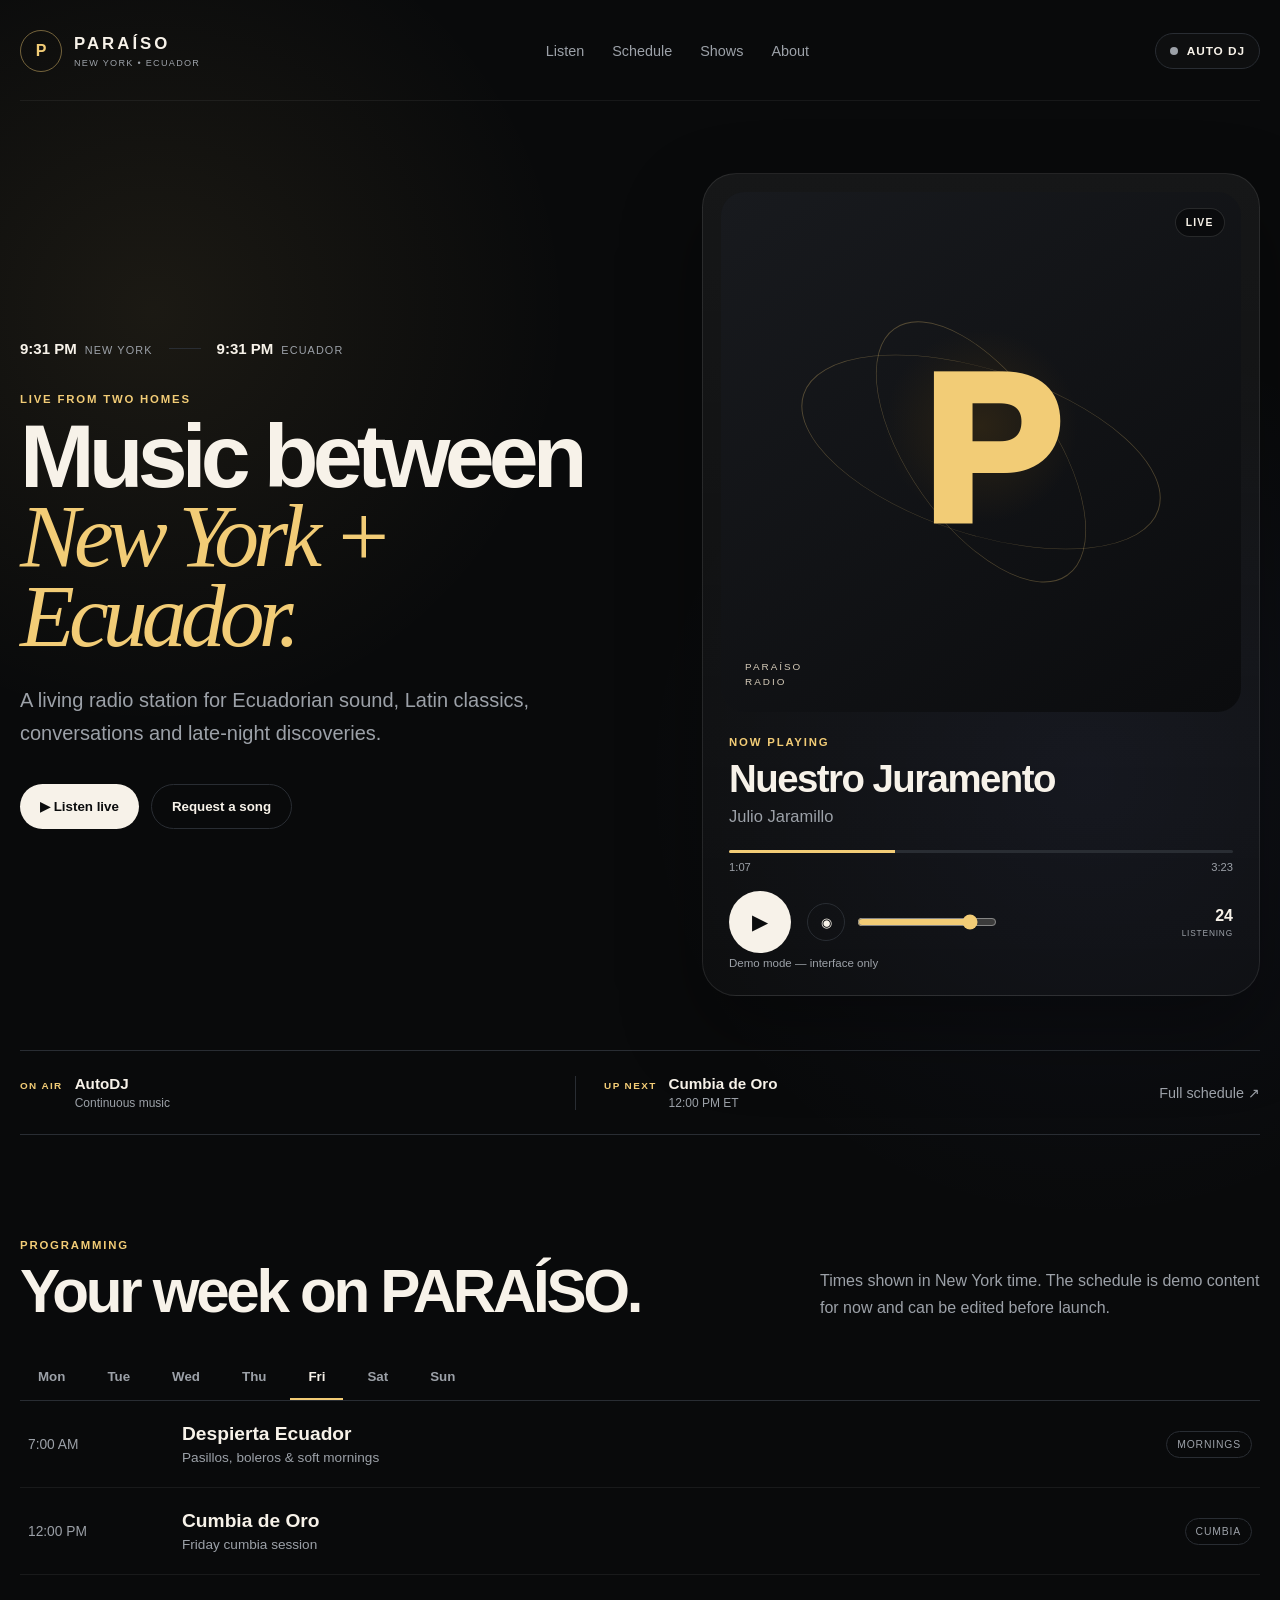
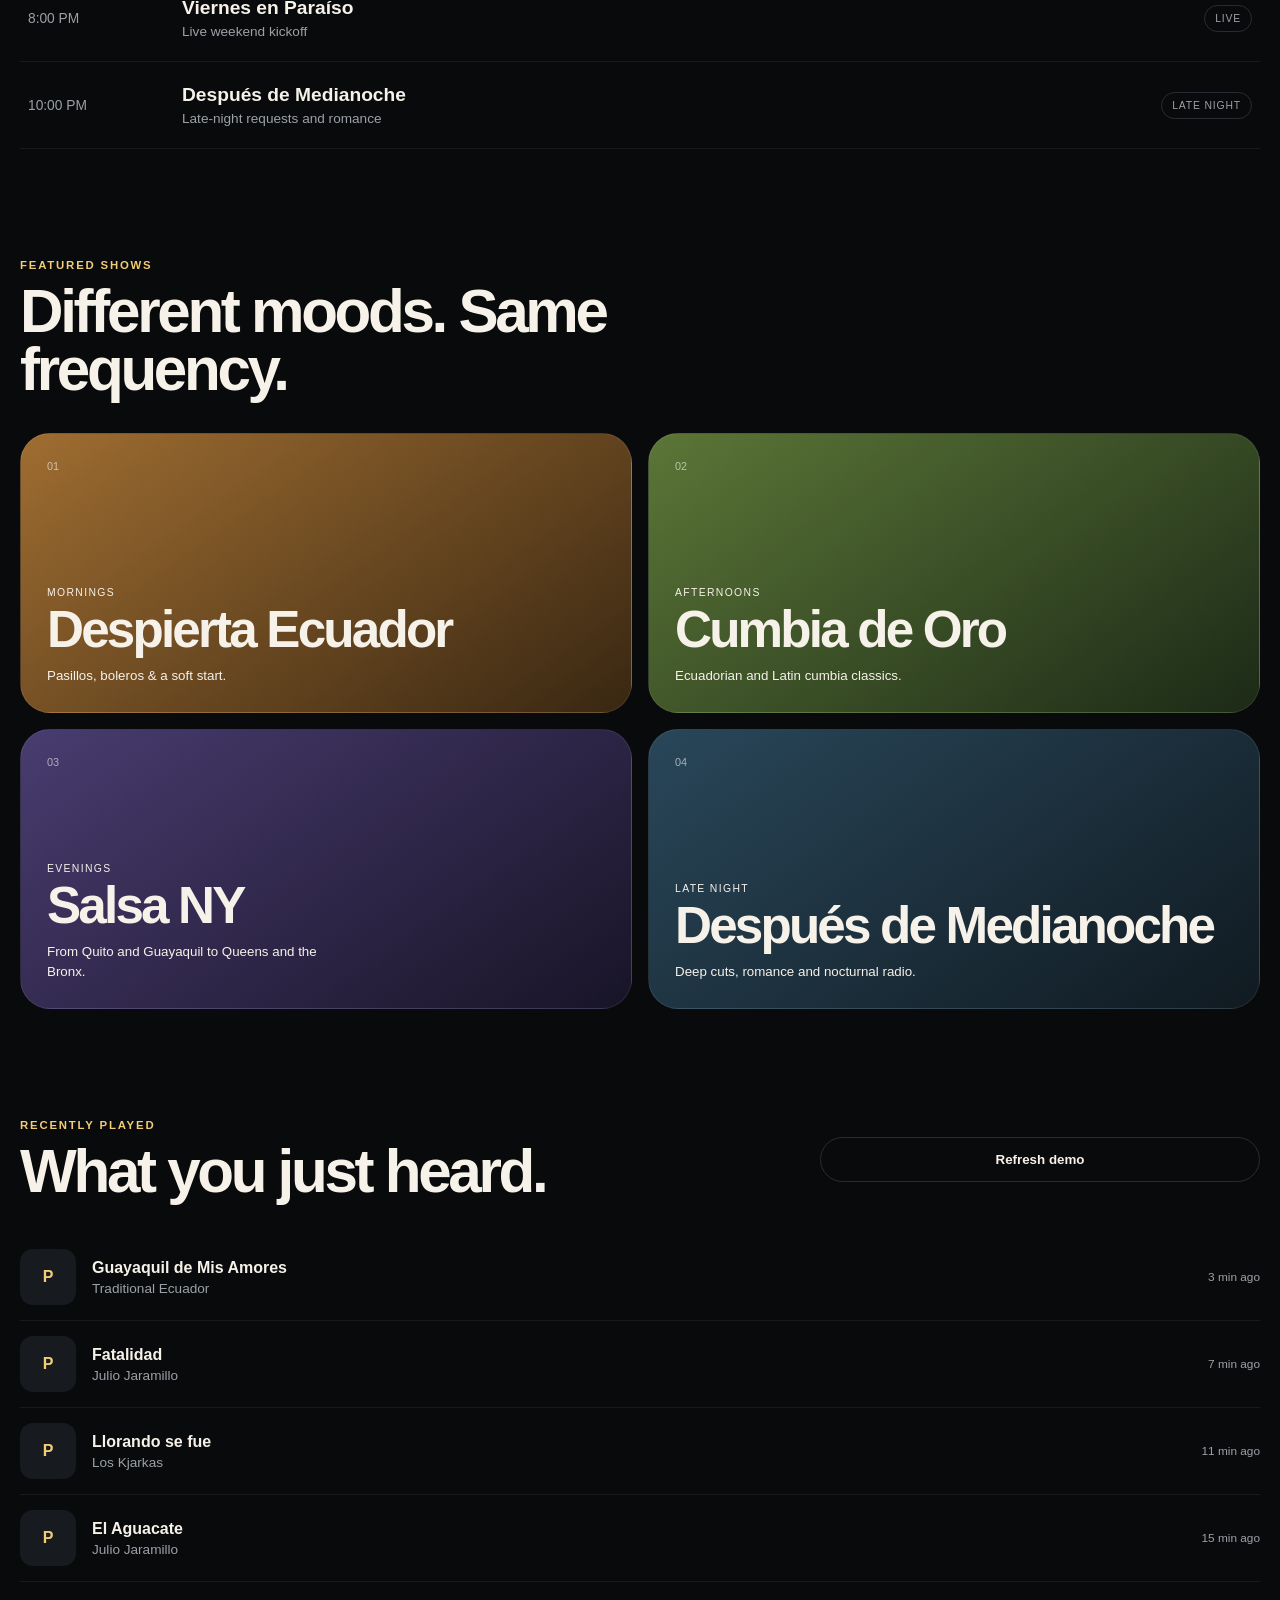
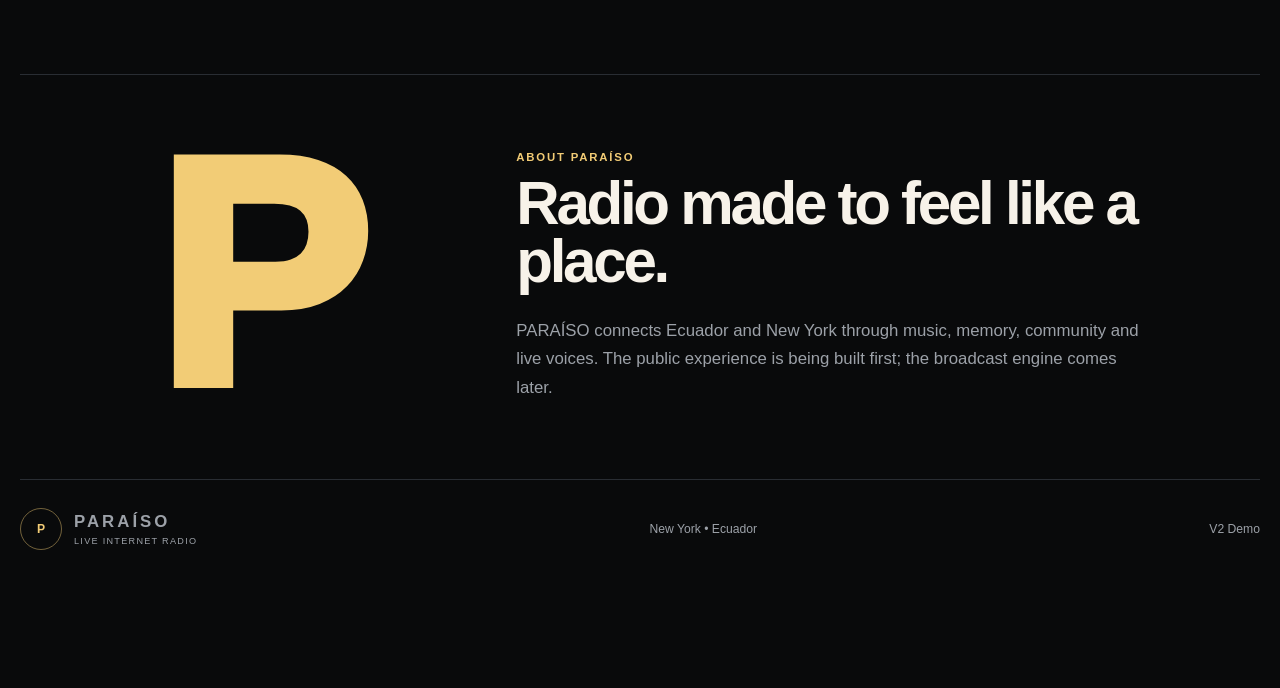
<file: index.html>
<!doctype html>
<html lang="en">
<head>
  <meta charset="utf-8" />
  <meta name="viewport" content="width=device-width, initial-scale=1, viewport-fit=cover" />
  <meta name="theme-color" content="#090a0b" />
  <meta name="description" content="PARAÍSO — New York • Ecuador. Live music, culture and radio." />
  <title>PARAÍSO — Live Radio</title>
  <link rel="manifest" href="./manifest.webmanifest" />
  <link rel="stylesheet" href="./styles.css" />
</head>
<body>
  <div class="noise" aria-hidden="true"></div>
  <div class="app-shell">
    <header class="topbar">
      <a class="brand-lockup" href="#listen" aria-label="PARAÍSO home">
        <span class="brand-mark">P</span>
        <span><strong>PARAÍSO</strong><small>NEW YORK • ECUADOR</small></span>
      </a>

      <nav class="desktop-nav" aria-label="Primary navigation">
        <a href="#listen">Listen</a>
        <a href="#schedule">Schedule</a>
        <a href="#shows">Shows</a>
        <a href="#about">About</a>
      </nav>

      <div class="header-actions">
        <div class="signal-pill" id="signalPill" aria-live="polite">
          <span class="signal-dot"></span><span id="signalText">AUTO DJ</span>
        </div>
      </div>
    </header>

    <main>
      <section class="hero" id="listen" aria-labelledby="songTitle">
        <div class="hero-copy">
          <div class="world-clocks" aria-label="Station clocks">
            <span><b id="nyClock">--:--</b> NEW YORK</span>
            <i></i>
            <span><b id="ecClock">--:--</b> ECUADOR</span>
          </div>

          <p class="eyebrow">LIVE FROM TWO HOMES</p>
          <h1>Music between<br><em>New York + Ecuador.</em></h1>
          <p class="hero-intro">A living radio station for Ecuadorian sound, Latin classics, conversations and late-night discoveries.</p>

          <div class="hero-actions">
            <button class="primary-button" id="heroPlayButton" type="button"><span id="heroPlayIcon">▶</span> Listen live</button>
            <button class="secondary-button" id="requestButton" type="button">Request a song</button>
          </div>
        </div>

        <div class="player-card" aria-label="Live radio player">
          <div class="cover-wrap">
            <img id="coverArt" class="cover-art hidden" alt="" />
            <div id="coverFallback" class="cover-fallback" aria-hidden="true">
              <span class="orbit orbit-a"></span><span class="orbit orbit-b"></span>
              <div class="cover-wordmark">P</div>
              <div class="cover-caption">PARAÍSO<br>RADIO</div>
            </div>
            <div class="live-badge">LIVE</div>
          </div>

          <div class="track-meta">
            <p class="eyebrow">NOW PLAYING</p>
            <h2 id="songTitle">Loading station…</h2>
            <p class="artist" id="artistName">PARAÍSO</p>
          </div>

          <div class="progress-block">
            <div class="progress-track"><div class="progress-fill" id="progressFill"></div></div>
            <div class="progress-times"><span id="elapsedTime">0:00</span><span id="durationTime">0:00</span></div>
          </div>

          <div class="player-controls">
            <button class="round-button" id="playButton" type="button" aria-label="Play live radio"><span id="playIcon">▶</span></button>
            <div class="volume-group">
              <button class="icon-button" id="muteButton" type="button" aria-label="Mute">◉</button>
              <input id="volumeSlider" type="range" min="0" max="1" step="0.05" value="0.85" aria-label="Volume" />
            </div>
            <div class="listener-mini"><b id="listenerCount">—</b><span>LISTENING</span></div>
          </div>
          <div class="status-line" id="playerStatus" aria-live="polite">Ready</div>
        </div>
      </section>

      <section class="now-strip" aria-label="On air information">
        <div><span class="strip-label">ON AIR</span><strong id="hostName">AutoDJ</strong><small id="showName">Continuous music</small></div>
        <div class="strip-divider"></div>
        <div><span class="strip-label">UP NEXT</span><strong id="upNextShow">Cumbia de Oro</strong><small id="upNextTime">12:00 PM ET</small></div>
        <a href="#schedule">Full schedule <span>↗</span></a>
      </section>

      <section class="section" id="schedule">
        <div class="section-heading">
          <div><p class="eyebrow">PROGRAMMING</p><h2>Your week on PARAÍSO.</h2></div>
          <p>Times shown in New York time. The schedule is demo content for now and can be edited before launch.</p>
        </div>
        <div class="day-tabs" id="dayTabs" role="tablist" aria-label="Schedule days"></div>
        <div class="schedule-list" id="scheduleList"></div>
      </section>

      <section class="section" id="shows">
        <div class="section-heading">
          <div><p class="eyebrow">FEATURED SHOWS</p><h2>Different moods. Same frequency.</h2></div>
        </div>
        <div class="show-grid">
          <article class="show-card show-a"><span>01</span><div><p>MORNINGS</p><h3>Despierta Ecuador</h3><small>Pasillos, boleros & a soft start.</small></div></article>
          <article class="show-card show-b"><span>02</span><div><p>AFTERNOONS</p><h3>Cumbia de Oro</h3><small>Ecuadorian and Latin cumbia classics.</small></div></article>
          <article class="show-card show-c"><span>03</span><div><p>EVENINGS</p><h3>Salsa NY</h3><small>From Quito and Guayaquil to Queens and the Bronx.</small></div></article>
          <article class="show-card show-d"><span>04</span><div><p>LATE NIGHT</p><h3>Después de Medianoche</h3><small>Deep cuts, romance and nocturnal radio.</small></div></article>
        </div>
      </section>

      <section class="section listening-section">
        <div class="section-heading compact">
          <div><p class="eyebrow">RECENTLY PLAYED</p><h2>What you just heard.</h2></div>
          <button class="text-button" id="refreshButton" type="button">Refresh demo</button>
        </div>
        <ol class="history-list" id="historyList"></ol>
      </section>

      <section class="about-section" id="about">
        <div class="about-mark">P</div>
        <div>
          <p class="eyebrow">ABOUT PARAÍSO</p>
          <h2>Radio made to feel like a place.</h2>
          <p>PARAÍSO connects Ecuador and New York through music, memory, community and live voices. The public experience is being built first; the broadcast engine comes later.</p>
        </div>
      </section>
    </main>

    <footer>
      <div class="brand-lockup footer-brand"><span class="brand-mark">P</span><span><strong>PARAÍSO</strong><small>LIVE INTERNET RADIO</small></span></div>
      <p>New York • Ecuador</p>
      <p>V2 Demo</p>
    </footer>
  </div>

  <div class="mobile-player" id="mobilePlayer">
    <div class="mobile-track"><span class="mini-art">P</span><div><strong id="mobileTitle">PARAÍSO</strong><small id="mobileArtist">Live Radio</small></div></div>
    <button id="mobilePlayButton" type="button" aria-label="Play live radio"><span id="mobilePlayIcon">▶</span></button>
  </div>

  <dialog class="request-modal" id="requestModal">
    <form method="dialog" id="requestForm">
      <button class="modal-close" value="cancel" aria-label="Close">×</button>
      <p class="eyebrow">REQUEST LINE</p>
      <h2>What should PARAÍSO play?</h2>
      <p class="modal-copy">This is a demo request form. We’ll connect it to the real station request system later.</p>
      <label>Song<input id="requestSong" required placeholder="Song title" /></label>
      <label>Artist<input id="requestArtist" required placeholder="Artist" /></label>
      <label>Your name <span>(optional)</span><input id="requestName" placeholder="Name" /></label>
      <button class="primary-button modal-submit" value="default" type="submit">Send request</button>
      <p class="request-feedback" id="requestFeedback" aria-live="polite"></p>
    </form>
  </dialog>

  <audio id="radioAudio" preload="none"></audio>
  <script src="./config.js"></script>
  <script src="./app.js"></script>
</body>
</html>
</file>
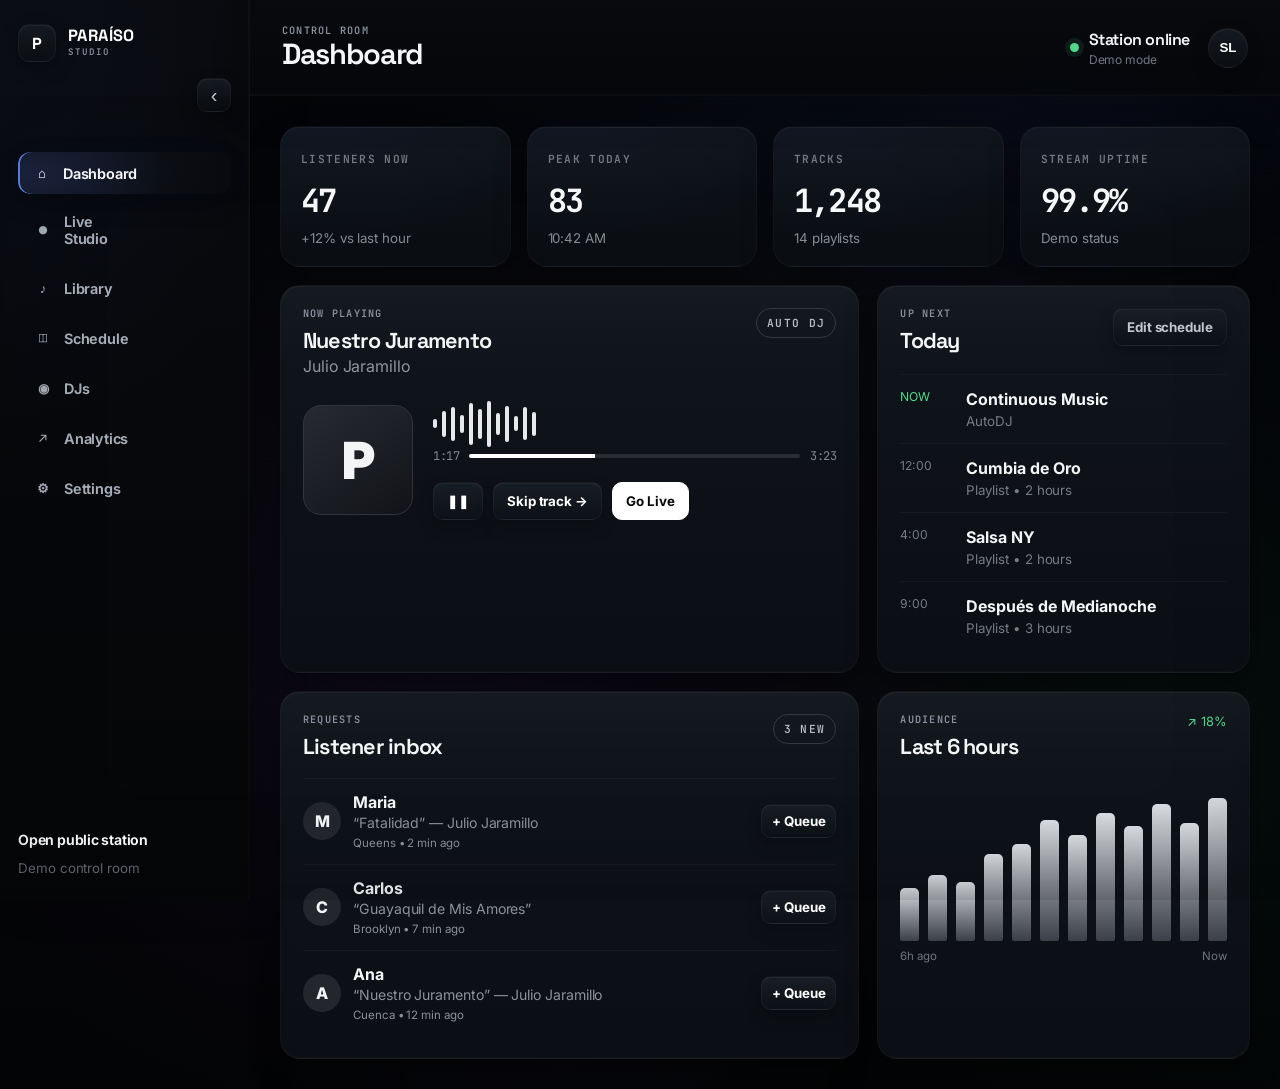
<file: studio.html>
<!doctype html>
<html lang="en">
<head>
  <meta charset="utf-8" />
  <meta name="viewport" content="width=device-width,initial-scale=1,viewport-fit=cover" />
  <meta name="theme-color" content="#0a0b0d" />
  <title>PARAÍSO Studio</title>
  <link rel="stylesheet" href="./studio.css?v=5" />
  <link rel="stylesheet" href="./live-studio.css?v=7" />
  <link rel="stylesheet" href="./live-studio-phase1.css?v=8" />
  <link rel="stylesheet" href="./sidebar-collapse.css?v=1" />
  <link rel="stylesheet" href="./studio-phase-a.css?v=1" />
  <link rel="stylesheet" href="./studio-phase-b.css?v=1" />
  <link rel="stylesheet" href="./studio-phase-c.css?v=1" />
  <link rel="stylesheet" href="./studio-phase-d.css?v=1" />
  <link rel="stylesheet" href="./studio-mobile-mixer.css?v=2" />
  <link rel="stylesheet" href="./live-scenes-smarttalk.css?v=1" />
  <link rel="stylesheet" href="./live-music-input.css?v=1" />
</head>
<body>
  <div class="studio-shell">
    <aside class="sidebar">
      <a class="studio-brand" href="./studio.html"><span class="brand-mark">P</span><span><strong>PARAÍSO</strong><small>STUDIO</small></span></a>
      <nav class="studio-nav" aria-label="Studio navigation">
        <button class="nav-item active" data-view="dashboard"><span>⌂</span>Dashboard</button>
        <button class="nav-item" data-view="live"><span>●</span>Live Studio</button>
        <button class="nav-item" data-view="library"><span>♪</span>Library</button>
        <button class="nav-item" data-view="schedule"><span>◫</span>Schedule</button>
        <button class="nav-item" data-view="djs"><span>◉</span>DJs</button>
        <button class="nav-item" data-view="analytics"><span>↗</span>Analytics</button>
        <button class="nav-item" data-view="settings"><span>⚙</span>Settings</button>
      </nav>
      <div class="sidebar-bottom">
        <a href="./index.html" class="public-link">Open public station ↗</a>
        <small>Demo control room</small>
      </div>
    </aside>

    <div class="workspace">
      <header class="studio-header">
        <button class="menu-button" id="menuButton" aria-label="Open menu">☰</button>
        <div>
          <p class="eyebrow">CONTROL ROOM</p>
          <h1 id="viewTitle">Dashboard</h1>
        </div>
        <div class="header-right">
          <div class="station-health"><span class="health-dot"></span><div><strong>Station online</strong><small>Demo mode</small></div></div>
          <button class="profile-button" aria-label="Studio profile">SL</button>
        </div>
      </header>

      <main class="studio-main">
        <section class="view active" id="view-dashboard">
          <div class="metrics-grid">
            <article class="metric-card"><span>LISTENERS NOW</span><strong id="listenersNow">47</strong><small>+12% vs last hour</small></article>
            <article class="metric-card"><span>PEAK TODAY</span><strong>83</strong><small>10:42 AM</small></article>
            <article class="metric-card"><span>TRACKS</span><strong>1,248</strong><small>14 playlists</small></article>
            <article class="metric-card"><span>STREAM UPTIME</span><strong>99.9%</strong><small>Demo status</small></article>
          </div>

          <div class="dashboard-grid">
            <article class="panel now-playing-panel">
              <div class="panel-heading"><div><p class="eyebrow">NOW PLAYING</p><h2 id="dashTrackTitle">Nuestro Juramento</h2><p id="dashTrackArtist">Julio Jaramillo</p></div><span class="live-chip" id="modeChip">AUTO DJ</span></div>
              <div class="track-visual">
                <div class="studio-art">P</div>
                <div class="track-detail">
                  <div class="waveform" aria-hidden="true"><i></i><i></i><i></i><i></i><i></i><i></i><i></i><i></i><i></i><i></i><i></i><i></i></div>
                  <div class="timeline"><span id="trackElapsed">1:17</span><div><i id="trackProgress"></i></div><span id="trackDuration">3:23</span></div>
                  <div class="transport-row"><button class="control-button" id="dashPlay">❚❚</button><button class="control-button" id="skipButton">Skip track →</button><button class="go-live-button" id="goLiveButton">Go Live</button></div>
                </div>
              </div>
            </article>

            <article class="panel next-panel">
              <div class="panel-heading"><div><p class="eyebrow">UP NEXT</p><h2>Today</h2></div><button class="ghost-button" data-jump="schedule">Edit schedule</button></div>
              <div class="timeline-list">
                <div class="timeline-item current"><span>NOW</span><div><strong>Continuous Music</strong><small>AutoDJ</small></div></div>
                <div class="timeline-item"><span>12:00</span><div><strong>Cumbia de Oro</strong><small>Playlist • 2 hours</small></div></div>
                <div class="timeline-item"><span>4:00</span><div><strong>Salsa NY</strong><small>Playlist • 2 hours</small></div></div>
                <div class="timeline-item"><span>9:00</span><div><strong>Después de Medianoche</strong><small>Playlist • 3 hours</small></div></div>
              </div>
            </article>

            <article class="panel requests-panel">
              <div class="panel-heading"><div><p class="eyebrow">REQUESTS</p><h2>Listener inbox</h2></div><span class="count-badge">3 new</span></div>
              <div class="request-list" id="requestList">
                <div class="request-row"><span class="avatar">M</span><div><strong>Maria</strong><p>“Fatalidad” — Julio Jaramillo</p><small>Queens • 2 min ago</small></div><button class="queue-button">+ Queue</button></div>
                <div class="request-row"><span class="avatar">C</span><div><strong>Carlos</strong><p>“Guayaquil de Mis Amores”</p><small>Brooklyn • 7 min ago</small></div><button class="queue-button">+ Queue</button></div>
                <div class="request-row"><span class="avatar">A</span><div><strong>Ana</strong><p>“Nuestro Juramento” — Julio Jaramillo</p><small>Cuenca • 12 min ago</small></div><button class="queue-button">+ Queue</button></div>
              </div>
            </article>

            <article class="panel audience-panel">
              <div class="panel-heading"><div><p class="eyebrow">AUDIENCE</p><h2>Last 6 hours</h2></div><span class="trend">↗ 18%</span></div>
              <div class="bar-chart" id="barChart" aria-label="Demo listener chart"><i style="--h:34%"></i><i style="--h:42%"></i><i style="--h:38%"></i><i style="--h:56%"></i><i style="--h:62%"></i><i style="--h:78%"></i><i style="--h:68%"></i><i style="--h:82%"></i><i style="--h:74%"></i><i style="--h:88%"></i><i style="--h:76%"></i><i style="--h:92%"></i></div>
              <div class="chart-labels"><span>6h ago</span><span>Now</span></div>
            </article>
          </div>
        </section>

        <section class="view" id="view-live">
          <div class="live-layout">
            <article class="panel live-console">
              <div class="live-state"><span class="live-dot"></span><div><p class="eyebrow">LIVE STUDIO</p><h2 id="liveStateTitle">Ready to broadcast</h2></div></div>
              <div class="mic-visual" id="micVisual"><span></span><span></span><span></span><span></span><span></span><span></span><span></span><span></span><span></span><span></span><span></span><span></span><span></span><span></span><span></span><span></span></div>
              <div class="mixer-grid">
                <label>Microphone<input id="micLevel" type="range" min="0" max="100" value="72"><b id="micValue">72%</b></label>
                <label>Music<input id="musicLevel" type="range" min="0" max="100" value="64"><b id="musicValue">64%</b></label>
                <label>Master<input id="masterLevel" type="range" min="0" max="100" value="82"><b id="masterValue">82%</b></label>
              </div>
              <div class="live-actions"><button class="mute-button" id="micMute">Mute mic</button><button class="go-live-button large" id="liveToggle">Start Live Broadcast</button></div>
              <p class="demo-note">Demo only — no live server is connected yet.</p>
            </article>

            <aside class="live-side">
              <article class="panel"><p class="eyebrow">CURRENT TRACK</p><h3>Fatalidad</h3><p class="muted">Julio Jaramillo</p><button class="ghost-button full">Fade out & stop</button></article>
              <article class="panel"><p class="eyebrow">LIVE LISTENERS</p><div class="big-number" id="liveListeners">47</div><p class="muted">Demo audience</p></article>
              <article class="panel"><p class="eyebrow">REQUEST QUEUE</p><div class="mini-request"><strong>Maria</strong><span>Fatalidad</span></div><div class="mini-request"><strong>Carlos</strong><span>Guayaquil de Mis Amores</span></div></article>
            </aside>
          </div>
        </section>

        <section class="view" id="view-library"><div class="section-toolbar"><div><p class="eyebrow">MUSIC LIBRARY</p><h2>1,248 tracks</h2></div><button class="go-live-button">+ Add music</button></div><div class="library-table panel"><div class="table-head"><span>TRACK</span><span>PLAYLIST</span><span>LENGTH</span><span>LAST PLAYED</span><span></span></div></div></section>
        <section class="view" id="view-schedule"><div class="section-toolbar"><div><p class="eyebrow">PROGRAMMING</p><h2>Weekly schedule</h2></div><button class="go-live-button">+ Add show</button></div><div class="schedule-board panel"><div class="schedule-day"><b>MON</b><div class="slot morning">7:00<br><strong>Despierta Ecuador</strong></div><div class="slot noon">12:00<br><strong>Cumbia de Oro</strong></div><div class="slot evening">16:00<br><strong>Salsa NY</strong></div></div><div class="schedule-day"><b>TUE</b><div class="slot morning">7:00<br><strong>Despierta Ecuador</strong></div><div class="slot noon">12:00<br><strong>Cumbia de Oro</strong></div><div class="slot evening">21:00<br><strong>Después de Medianoche</strong></div></div><div class="schedule-day"><b>WED</b><div class="slot morning">7:00<br><strong>Despierta Ecuador</strong></div><div class="slot noon">12:00<br><strong>Cumbia de Oro</strong></div><div class="slot evening">19:00<br><strong>Sebastián Live</strong></div></div><div class="schedule-day"><b>THU</b><div class="slot morning">7:00<br><strong>Despierta Ecuador</strong></div><div class="slot noon">12:00<br><strong>Cumbia de Oro</strong></div><div class="slot evening">16:00<br><strong>Salsa NY</strong></div></div><div class="schedule-day"><b>FRI</b><div class="slot morning">7:00<br><strong>Despierta Ecuador</strong></div><div class="slot noon">12:00<br><strong>Cumbia de Oro</strong></div><div class="slot evening">20:00<br><strong>Viernes en Paraíso</strong></div></div></div></section>
        <section class="view" id="view-djs"><div class="section-toolbar"><div><p class="eyebrow">TEAM</p><h2>DJs & hosts</h2></div><button class="go-live-button">+ Add DJ</button></div><div class="dj-grid"><article class="panel dj-card"><span class="dj-avatar">SL</span><div><h3>Sebastián</h3><p>Owner • Host</p><small>Live access enabled</small></div></article><article class="panel dj-card"><span class="dj-avatar muted-avatar">DJ</span><div><h3>Guest DJ</h3><p>Guest host</p><small>Invite pending</small></div></article></div></section>
        <section class="view" id="view-analytics"><div class="metrics-grid"><article class="metric-card"><span>TOTAL LISTENING</span><strong>186h</strong><small>This week</small></article><article class="metric-card"><span>AVG. SESSION</span><strong>38m</strong><small>+4m vs last week</small></article><article class="metric-card"><span>TOP CITY</span><strong>Queens</strong><small>34% of listeners</small></article><article class="metric-card"><span>TOP COUNTRY</span><strong>USA</strong><small>Ecuador #2</small></article></div><article class="panel analytics-panel"><p class="eyebrow">DEMO ANALYTICS</p><h2>Where listeners are coming from</h2><div class="geo-list"><div><span>Queens, NY</span><b>34%</b></div><div><span>Cuenca, Ecuador</span><b>21%</b></div><div><span>Guayaquil, Ecuador</span><b>17%</b></div><div><span>Brooklyn, NY</span><b>12%</b></div><div><span>Other</span><b>16%</b></div></div></article></section>
        <section class="view" id="view-settings"><article class="panel settings-panel"><p class="eyebrow">STATION SETTINGS</p><h2>PARAÍSO identity</h2><label>Station name<input value="PARAÍSO"></label><label>Tagline<input value="New York • Ecuador"></label><label>Default timezone<select><option>America/New_York</option></select></label><label>Default mode<select><option>AutoDJ</option><option>Live</option></select></label><button class="go-live-button">Save demo settings</button></article></section>
      </main>
    </div>
  </div>
  <script src="./studio.js?v=6"></script>
  <script src="./live-studio.js?v=10"></script>
  <script src="./live-cue-output.js?v=1"></script>
  <script src="./live-health.js?v=1"></script>
  <script src="./sidebar-collapse.js?v=1"></script>
  <script src="./studio-phase-c.js?v=1"></script>
  <script src="./live-scenes-smarttalk.js?v=2"></script>
  <script src="./live-music-input.js?v=2"></script>
</body>
</html>
</file>
<file: styles.css>
:root{color-scheme:dark;--bg:#090a0b;--surface:#111316;--surface2:#171a1f;--text:#f7f2e9;--muted:#9ca1a8;--line:#292d33;--accent:#f2cc76;--danger:#ff5b62;--radius:28px}*{box-sizing:border-box}html{scroll-behavior:smooth;background:var(--bg)}body{margin:0;min-height:100vh;background:radial-gradient(circle at 12% 8%,rgba(242,204,118,.08),transparent 26rem),radial-gradient(circle at 85% 20%,rgba(120,140,255,.06),transparent 28rem),var(--bg);color:var(--text);font-family:-apple-system,BlinkMacSystemFont,"Segoe UI",Inter,Arial,sans-serif;-webkit-font-smoothing:antialiased}.noise{position:fixed;inset:0;pointer-events:none;opacity:.13;background-image:radial-gradient(rgba(255,255,255,.12) .45px,transparent .45px);background-size:5px 5px;mix-blend-mode:soft-light}.app-shell{width:min(1240px,calc(100% - 34px));margin:auto;padding:22px 0 110px}.topbar{display:flex;align-items:center;justify-content:space-between;gap:28px;padding:8px 0 28px;border-bottom:1px solid rgba(255,255,255,.06);position:relative;z-index:2}.brand-lockup{display:flex;align-items:center;gap:12px;color:inherit;text-decoration:none}.brand-lockup strong{display:block;font-size:1.05rem;letter-spacing:.18em}.brand-lockup small{display:block;color:var(--muted);font-size:.57rem;letter-spacing:.14em;margin-top:4px}.brand-mark{display:grid;place-items:center;width:42px;height:42px;border:1px solid rgba(242,204,118,.45);border-radius:50%;font-weight:900;color:var(--accent)}.desktop-nav{display:flex;gap:28px}.desktop-nav a,.now-strip a{color:var(--muted);text-decoration:none;font-size:.9rem}.desktop-nav a:hover,.now-strip a:hover{color:var(--text)}.signal-pill{display:inline-flex;align-items:center;gap:9px;border:1px solid var(--line);border-radius:999px;padding:10px 14px;font-size:.74rem;font-weight:800;letter-spacing:.08em;background:rgba(255,255,255,.025)}.signal-dot{width:8px;height:8px;border-radius:50%;background:var(--muted)}.signal-pill.live .signal-dot{background:var(--danger);box-shadow:0 0 0 6px rgba(255,91,98,.12)}.hero{display:grid;grid-template-columns:1.03fr .97fr;gap:clamp(46px,7vw,100px);align-items:center;padding:72px 0 54px}.world-clocks{display:flex;align-items:center;gap:16px;color:var(--muted);font-size:.68rem;letter-spacing:.1em;margin-bottom:36px}.world-clocks span{display:flex;gap:8px;align-items:baseline}.world-clocks b{color:var(--text);font-size:.94rem;letter-spacing:0}.world-clocks i{width:32px;height:1px;background:var(--line)}.eyebrow{margin:0 0 12px;color:var(--accent);font-size:.71rem;font-weight:800;letter-spacing:.16em}.hero-copy h1{font-size:clamp(3.5rem,7vw,7.15rem);line-height:.88;letter-spacing:-.065em;margin:0;max-width:780px}.hero-copy h1 em{font-family:Georgia,"Times New Roman",serif;font-weight:400;color:var(--accent)}.hero-intro{max-width:600px;color:var(--muted);font-size:clamp(1rem,1.8vw,1.25rem);line-height:1.65;margin:28px 0 0}.hero-actions{display:flex;flex-wrap:wrap;gap:12px;margin-top:34px}.primary-button,.secondary-button,.text-button{border:0;border-radius:999px;padding:14px 20px;font-weight:750;cursor:pointer}.primary-button{background:var(--text);color:#0b0c0d}.secondary-button,.text-button{background:transparent;color:var(--text);border:1px solid var(--line)}.primary-button:hover,.secondary-button:hover,.text-button:hover{transform:translateY(-1px)}.player-card{background:linear-gradient(180deg,rgba(255,255,255,.055),rgba(255,255,255,.018));border:1px solid rgba(255,255,255,.09);border-radius:34px;padding:18px;box-shadow:0 34px 80px rgba(0,0,0,.35)}.cover-wrap{position:relative;aspect-ratio:1;border-radius:24px;overflow:hidden;background:#15171a}.cover-art{width:100%;height:100%;object-fit:cover}.hidden{display:none}.cover-fallback{position:absolute;inset:0;display:grid;place-items:center;overflow:hidden;background:radial-gradient(circle at 50% 45%,#2b2315,transparent 25%),linear-gradient(145deg,#181a1e,#0b0c0e)}.cover-wordmark{font-size:clamp(8rem,18vw,13rem);font-weight:950;color:var(--accent);z-index:2;letter-spacing:-.08em}.cover-caption{position:absolute;left:24px;bottom:22px;font-size:.62rem;letter-spacing:.2em;color:#d5cbb9;line-height:1.5}.orbit{position:absolute;border:1px solid rgba(242,204,118,.28);border-radius:50%}.orbit-a{width:72%;height:72%;transform:rotate(18deg) scaleY(.44)}.orbit-b{width:58%;height:58%;transform:rotate(-35deg) scaleX(.48)}.live-badge{position:absolute;right:16px;top:16px;background:rgba(9,10,11,.82);backdrop-filter:blur(8px);border:1px solid rgba(255,255,255,.12);border-radius:999px;padding:8px 10px;font-size:.65rem;font-weight:850;letter-spacing:.12em}.track-meta{padding:24px 8px 0}.track-meta h2{font-size:clamp(1.8rem,3vw,2.8rem);letter-spacing:-.04em;margin:0;line-height:1}.artist{margin:9px 0 0;color:var(--muted);font-size:1.03rem}.progress-block{padding:0 8px;margin-top:24px}.progress-track{height:3px;background:var(--line);border-radius:99px;overflow:hidden}.progress-fill{height:100%;width:0;background:var(--accent)}.progress-times{display:flex;justify-content:space-between;margin-top:8px;color:var(--muted);font-size:.7rem}.player-controls{padding:18px 8px 4px;display:flex;align-items:center;gap:16px}.round-button{width:62px;height:62px;border-radius:50%;border:0;background:var(--text);color:#0b0c0d;font-size:1.3rem;cursor:pointer}.volume-group{display:flex;align-items:center;gap:10px;min-width:0;flex:1}.icon-button{width:38px;height:38px;border:1px solid var(--line);border-radius:50%;background:transparent;color:var(--text);cursor:pointer}#volumeSlider{width:min(140px,100%);accent-color:var(--accent)}.listener-mini{text-align:right}.listener-mini b{display:block;font-size:1rem}.listener-mini span{display:block;color:var(--muted);font-size:.52rem;letter-spacing:.1em;margin-top:3px}.status-line{padding:0 8px 8px;color:var(--muted);font-size:.72rem;min-height:17px}.now-strip{display:grid;grid-template-columns:1fr 1px 1fr auto;align-items:center;gap:28px;border-top:1px solid var(--line);border-bottom:1px solid var(--line);padding:24px 0;margin-bottom:86px}.now-strip>div:not(.strip-divider){display:grid;grid-template-columns:auto 1fr;column-gap:12px;align-items:baseline}.strip-label{grid-row:1/3;color:var(--accent);font-size:.62rem;font-weight:800;letter-spacing:.14em}.now-strip strong{font-size:.95rem}.now-strip small{color:var(--muted);font-size:.75rem;margin-top:4px}.strip-divider{width:1px;height:34px;background:var(--line)}.section{padding:18px 0 92px}.section-heading{display:grid;grid-template-columns:1fr minmax(260px,440px);gap:40px;align-items:end;margin-bottom:34px}.section-heading.compact{align-items:center}.section-heading h2,.about-section h2{font-size:clamp(2.35rem,4.7vw,4.8rem);line-height:.96;letter-spacing:-.055em;margin:0}.section-heading>p,.about-section>div>p:last-child{color:var(--muted);line-height:1.7;margin:0}.day-tabs{display:flex;overflow-x:auto;border-bottom:1px solid var(--line);gap:6px;scrollbar-width:none}.day-tab{border:0;background:transparent;color:var(--muted);padding:14px 18px;cursor:pointer;border-bottom:2px solid transparent;font-weight:700}.day-tab.active{color:var(--text);border-bottom-color:var(--accent)}.schedule-list{display:grid}.schedule-row{display:grid;grid-template-columns:130px 1fr auto;align-items:center;gap:24px;padding:22px 8px;border-bottom:1px solid rgba(255,255,255,.065)}.schedule-row time{color:var(--muted);font-size:.86rem}.schedule-row h3{margin:0;font-size:1.2rem}.schedule-row p{margin:5px 0 0;color:var(--muted);font-size:.85rem}.schedule-row .tag{border:1px solid var(--line);border-radius:999px;padding:7px 10px;color:var(--muted);font-size:.65rem;letter-spacing:.08em}.show-grid{display:grid;grid-template-columns:repeat(2,1fr);gap:16px}.show-card{min-height:280px;border-radius:30px;padding:26px;display:flex;flex-direction:column;justify-content:space-between;border:1px solid rgba(255,255,255,.08);overflow:hidden;position:relative}.show-card>span{font-size:.68rem;color:rgba(255,255,255,.58)}.show-card p{margin:0 0 8px;font-size:.65rem;letter-spacing:.13em}.show-card h3{font-size:clamp(2rem,4vw,4rem);letter-spacing:-.055em;margin:0;line-height:.92}.show-card small{display:block;margin-top:13px;max-width:300px;line-height:1.5}.show-a{background:linear-gradient(145deg,#9f6d31,#392712)}.show-b{background:linear-gradient(145deg,#5b7637,#1c2a17)}.show-c{background:linear-gradient(145deg,#493c70,#181427)}.show-d{background:linear-gradient(145deg,#29475a,#101a21)}.history-list{list-style:none;margin:0;padding:0}.history-item{display:grid;grid-template-columns:56px 1fr auto;align-items:center;gap:16px;padding:15px 0;border-bottom:1px solid rgba(255,255,255,.065)}.history-cover{width:56px;height:56px;border-radius:13px;background:var(--surface2);display:grid;place-items:center;color:var(--accent);font-weight:900}.history-title{margin:0;font-weight:760}.history-artist{margin:4px 0 0;color:var(--muted);font-size:.85rem}.history-time{color:var(--muted);font-size:.74rem}.about-section{display:grid;grid-template-columns:.75fr 1.25fr;gap:50px;padding:76px 0;border-top:1px solid var(--line);border-bottom:1px solid var(--line);align-items:center}.about-mark{font-size:clamp(10rem,25vw,22rem);line-height:.75;font-weight:950;color:var(--accent);letter-spacing:-.1em;text-align:center}.about-section>div>p:last-child{margin-top:26px;max-width:640px;font-size:1.05rem}footer{display:flex;justify-content:space-between;align-items:center;gap:20px;padding:28px 0;color:var(--muted);font-size:.76rem}.request-modal{width:min(520px,calc(100% - 28px));border:1px solid var(--line);border-radius:28px;background:#111316;color:var(--text);padding:0;box-shadow:0 40px 100px rgba(0,0,0,.5)}.request-modal::backdrop{background:rgba(0,0,0,.7);backdrop-filter:blur(5px)}.request-modal form{padding:30px;position:relative}.request-modal h2{font-size:2.2rem;line-height:1;margin:0}.modal-copy{color:var(--muted);line-height:1.55}.modal-close{position:absolute;right:18px;top:18px;width:38px;height:38px;border-radius:50%;border:1px solid var(--line);background:transparent;color:var(--text);font-size:1.35rem}.request-modal label{display:block;margin-top:16px;font-size:.78rem;color:var(--muted)}.request-modal label span{opacity:.65}.request-modal input{display:block;width:100%;margin-top:7px;border:1px solid var(--line);border-radius:14px;padding:13px 14px;background:#0b0d0f;color:var(--text);font:inherit}.modal-submit{margin-top:22px;width:100%}.request-feedback{min-height:20px;color:var(--accent);font-size:.8rem}.mobile-player{display:none;position:fixed;left:10px;right:10px;bottom:10px;z-index:20;background:rgba(18,20,23,.92);backdrop-filter:blur(18px);border:1px solid rgba(255,255,255,.1);border-radius:18px;padding:10px 12px;align-items:center;justify-content:space-between;box-shadow:0 20px 50px rgba(0,0,0,.35)}.mobile-track{display:flex;align-items:center;gap:10px;min-width:0}.mini-art{width:40px;height:40px;border-radius:10px;background:#221b10;color:var(--accent);display:grid;place-items:center;font-weight:900}.mobile-track div{min-width:0}.mobile-track strong,.mobile-track small{display:block;white-space:nowrap;overflow:hidden;text-overflow:ellipsis}.mobile-track strong{font-size:.82rem;max-width:210px}.mobile-track small{color:var(--muted);font-size:.68rem;margin-top:3px}.mobile-player button{width:42px;height:42px;border:0;border-radius:50%;background:var(--text);color:#111;font-size:1rem}@media(max-width:900px){.desktop-nav{display:none}.hero{grid-template-columns:1fr;gap:44px;padding-top:48px}.player-card{width:min(620px,100%);justify-self:center}.section-heading{grid-template-columns:1fr}.show-grid{grid-template-columns:1fr 1fr}.now-strip{grid-template-columns:1fr 1fr auto}.strip-divider{display:none}.about-section{grid-template-columns:1fr}.about-mark{text-align:left}.mobile-player{display:flex}}@media(max-width:620px){.app-shell{width:min(100% - 22px,1240px);padding-bottom:96px}.brand-lockup small{display:none}.hero-copy h1{font-size:clamp(3.3rem,17vw,5.3rem)}.world-clocks{gap:10px;flex-wrap:wrap}.world-clocks i{width:16px}.player-card{padding:12px;border-radius:25px}.cover-wrap{border-radius:18px}.now-strip{grid-template-columns:1fr;gap:17px;margin-bottom:58px}.now-strip>a{padding-top:10px}.now-strip>div:not(.strip-divider){grid-template-columns:84px 1fr}.section{padding-bottom:68px}.section-heading{gap:18px}.show-grid{grid-template-columns:1fr}.show-card{min-height:235px}.schedule-row{grid-template-columns:84px 1fr}.schedule-row .tag{display:none}.history-item{grid-template-columns:50px 1fr}.history-time{display:none}.about-section{padding:54px 0}.about-mark{font-size:11rem}.footer-brand{display:none}footer{justify-content:space-between}.volume-group{display:none}.listener-mini{margin-left:auto}.request-modal form{padding:24px}.request-modal h2{font-size:1.9rem}}@media(prefers-reduced-motion:reduce){*{scroll-behavior:auto!important;transition:none!important;animation:none!important}}
</file>
<file: studio.css>
*{box-sizing:border-box}html{background:#0a0b0d}body{margin:0;color:#f7f7f8;background:#0a0b0d;font-family:-apple-system,BlinkMacSystemFont,"Segoe UI",Arial,sans-serif}.studio-shell{min-height:100vh;display:grid;grid-template-columns:250px 1fr}.sidebar{position:sticky;top:0;height:100vh;padding:24px 18px;border-right:1px solid #202228;background:#0d0f12;display:flex;flex-direction:column}.studio-brand{display:flex;align-items:center;gap:12px;color:#fff;text-decoration:none}.brand-mark{width:38px;height:38px;border-radius:12px;border:1px solid #343741;display:grid;place-items:center;font-weight:900}.studio-brand strong,.studio-brand small{display:block}.studio-brand small{color:#838792;font-size:.66rem;letter-spacing:.18em;margin-top:2px}.studio-nav{display:grid;gap:6px;margin-top:36px}.nav-item{border:1px solid transparent;background:transparent;color:#9da1aa;padding:12px 14px;border-radius:12px;text-align:left;display:flex;align-items:center;gap:11px;cursor:pointer;font-weight:700;transition:.16s ease}.nav-item:hover{background:#14171b;color:#fff;border-color:#242831}.nav-item.active{background:#20242a;color:#fff;border-color:#343942;box-shadow:inset 3px 0 0 #fff}.nav-item:active{transform:translateY(1px) scale(.99)}.nav-item span{width:20px;text-align:center}.sidebar-bottom{margin-top:auto;display:grid;gap:12px}.public-link{color:#fff;text-decoration:none;font-size:.88rem}.sidebar-bottom small{color:#646873}.workspace{min-width:0}.studio-header{height:96px;padding:18px 32px;border-bottom:1px solid #202228;display:flex;align-items:center;justify-content:space-between;gap:20px;position:sticky;top:0;background:rgba(10,11,13,.94);backdrop-filter:blur(14px);z-index:10}.studio-header h1{margin:2px 0 0;font-size:1.55rem}.eyebrow{margin:0;color:#777c86;font-weight:800;font-size:.72rem;letter-spacing:.14em}.header-right{display:flex;align-items:center;gap:18px}.station-health{display:flex;align-items:center;gap:10px}.station-health strong,.station-health small{display:block}.station-health small{color:#727782;font-size:.75rem;margin-top:2px}.health-dot,.live-dot{width:9px;height:9px;border-radius:50%;background:#54d68a;box-shadow:0 0 0 5px rgba(84,214,138,.1)}.profile-button,.menu-button{border:1px solid #2b2e35;background:#15181c;color:#fff;border-radius:50%;cursor:pointer}.profile-button{width:40px;height:40px;font-weight:800}.menu-button{display:none;width:40px;height:40px}.studio-main{padding:30px}.view{display:none}.view.active{display:block}.metrics-grid{display:grid;grid-template-columns:repeat(4,1fr);gap:16px;margin-bottom:18px}.metric-card,.panel{border:1px solid #24272e;background:#111317;border-radius:20px}.metric-card{padding:20px}.metric-card span{color:#777c86;font-size:.7rem;font-weight:800;letter-spacing:.12em}.metric-card strong{display:block;font-size:2rem;margin-top:12px}.metric-card small{color:#858a94;display:block;margin-top:8px}.dashboard-grid{display:grid;grid-template-columns:1.4fr .9fr;gap:18px}.panel{padding:22px}.panel-soft{border:1px solid #23272f;background:#0f1115;border-radius:16px}.panel-heading{display:flex;justify-content:space-between;gap:16px;align-items:flex-start}.panel-heading h2{margin:6px 0 2px;font-size:1.35rem}.panel-heading p{margin:0;color:#90949d}.live-chip,.count-badge{border:1px solid #343840;padding:7px 10px;border-radius:999px;color:#b6bac3;font-size:.7rem;font-weight:800;letter-spacing:.08em}.live-chip.is-live{background:#3a1418;border-color:#7f3038;color:#ff8d95;box-shadow:0 0 0 4px rgba(255,95,98,.08)}.track-visual{display:grid;grid-template-columns:110px 1fr;gap:20px;margin-top:24px;align-items:center}.studio-art{width:110px;height:110px;border-radius:18px;display:grid;place-items:center;font-weight:900;font-size:3.2rem;background:linear-gradient(145deg,#272a31,#111318);border:1px solid #30343c}.waveform{height:48px;display:flex;align-items:center;gap:5px}.waveform i{width:4px;border-radius:999px;background:#e8e9eb;animation:wave 1.2s ease-in-out infinite alternate}.waveform i:nth-child(1){height:18%}.waveform i:nth-child(2){height:55%}.waveform i:nth-child(3){height:72%}.waveform i:nth-child(4){height:38%}.waveform i:nth-child(5){height:88%}.waveform i:nth-child(6){height:62%}.waveform i:nth-child(7){height:95%}.waveform i:nth-child(8){height:45%}.waveform i:nth-child(9){height:75%}.waveform i:nth-child(10){height:32%}.waveform i:nth-child(11){height:68%}.waveform i:nth-child(12){height:50%}@keyframes wave{to{transform:scaleY(.55);opacity:.7}}.timeline{display:grid;grid-template-columns:auto 1fr auto;gap:10px;align-items:center;color:#838792;font-size:.75rem}.timeline>div{height:4px;background:#292c33;border-radius:999px;overflow:hidden}.timeline>div i{display:block;width:38%;height:100%;background:#fff}.transport-row{display:flex;gap:10px;margin-top:18px}.control-button,.ghost-button,.go-live-button,.mute-button,.queue-button,.table-row button,.library-tab,.filter-chip,.selection-actions button,.row-menu,.playlist-open,.dialog-close{cursor:pointer;border-radius:10px;border:1px solid #31353d;background:#191c21;color:#fff;padding:10px 13px;transition:.15s ease;position:relative}.control-button:hover,.ghost-button:hover,.mute-button:hover,.queue-button:hover,.selection-actions button:hover,.row-menu:hover,.playlist-open:hover{background:#22262d;border-color:#454a54;transform:translateY(-1px)}.control-button:active,.ghost-button:active,.mute-button:active,.queue-button:active,.selection-actions button:active,.row-menu:active,.playlist-open:active,.go-live-button:active{transform:translateY(1px) scale(.985)}.control-button:focus-visible,.ghost-button:focus-visible,.go-live-button:focus-visible,.mute-button:focus-visible,.queue-button:focus-visible,.library-tab:focus-visible,.filter-chip:focus-visible,.selection-actions button:focus-visible,.row-menu:focus-visible,.playlist-open:focus-visible{outline:2px solid #fff;outline-offset:2px}.go-live-button{background:#fff;color:#08090b;border-color:#fff;font-weight:800;box-shadow:0 0 0 0 rgba(255,255,255,0)}.go-live-button:hover{background:#e9ebee;border-color:#e9ebee;box-shadow:0 8px 20px rgba(255,255,255,.08);transform:translateY(-1px)}.go-live-button.large{padding:14px 18px}.ghost-button{color:#c3c6cc;background:transparent}.ghost-button.full{width:100%;margin-top:16px}.state-active{background:#eceff3!important;color:#0b0d10!important;border-color:#fff!important}.state-success{background:#173521!important;color:#78e5a1!important;border-color:#2f7548!important;box-shadow:0 0 0 4px rgba(84,214,138,.07)}.state-warning{background:#382d12!important;color:#ffd878!important;border-color:#745c24!important}.state-danger{background:#4a171d!important;color:#ff9ca3!important;border-color:#9d3f48!important}.state-live{background:#5a161f!important;color:#fff!important;border-color:#d24f59!important;box-shadow:0 0 0 5px rgba(255,95,98,.09)}.state-loading{opacity:.72;cursor:wait!important}.control-button:disabled,.ghost-button:disabled,.go-live-button:disabled,.mute-button:disabled,.queue-button:disabled,.selection-actions button:disabled{cursor:not-allowed;opacity:.48;transform:none!important;box-shadow:none!important}.timeline-list{margin-top:18px;display:grid}.timeline-item{display:grid;grid-template-columns:54px 1fr;gap:12px;padding:14px 0;border-top:1px solid #24272e}.timeline-item>span{color:#767b85;font-size:.76rem}.timeline-item strong,.timeline-item small{display:block}.timeline-item small{color:#767b85;margin-top:4px}.timeline-item.current>span{color:#58d88c}.requests-panel,.audience-panel{margin-top:0}.request-list{display:grid;margin-top:16px}.request-row{display:grid;grid-template-columns:38px 1fr auto;gap:12px;align-items:center;padding:13px 0;border-top:1px solid #24272e}.avatar{width:38px;height:38px;border-radius:50%;display:grid;place-items:center;background:#23262c;font-weight:800}.request-row p,.request-row small{margin:2px 0 0;color:#8c919a}.request-row p{font-size:.88rem}.request-row small{font-size:.72rem}.queue-button{padding:8px 10px}.bar-chart{height:155px;display:flex;align-items:flex-end;gap:9px;margin-top:24px}.bar-chart i{flex:1;height:var(--h);background:linear-gradient(to top,#3b3f47,#d9dce0);border-radius:5px 5px 2px 2px}.chart-labels{display:flex;justify-content:space-between;color:#6f747e;font-size:.72rem;margin-top:8px}.trend{color:#58d88c;font-size:.8rem}.live-layout{display:grid;grid-template-columns:1fr 300px;gap:18px}.live-state{display:flex;align-items:center;gap:14px}.live-state h2{margin:4px 0 0}.mic-visual{height:170px;display:flex;align-items:center;justify-content:center;gap:7px;margin:30px 0}.mic-visual span{width:7px;height:32%;background:#e8eaed;border-radius:999px;transition:.2s}.mic-visual.active span:nth-child(2n){height:70%}.mic-visual.active span:nth-child(3n){height:95%}.mic-visual.active span:nth-child(5n){height:52%}.mixer-grid{display:grid;grid-template-columns:repeat(3,1fr);gap:18px}.mixer-grid label{display:grid;gap:8px;color:#a4a8b0}.mixer-grid input{width:100%}.mixer-grid b{font-size:.78rem;color:#777c86}.live-actions{display:flex;justify-content:space-between;gap:14px;margin-top:28px}.demo-note,.muted{color:#767b85}.live-side{display:grid;gap:18px;align-content:start}.live-side h3{font-size:1.3rem;margin:8px 0}.big-number{font-size:3.5rem;font-weight:900;margin-top:12px}.mini-request{display:flex;justify-content:space-between;gap:10px;padding:10px 0;border-top:1px solid #24272e}.mini-request span{color:#7e838d;text-align:right}.section-toolbar{display:flex;justify-content:space-between;align-items:flex-end;margin-bottom:18px}.section-toolbar h2{margin:5px 0 0;font-size:2rem}.library-header{gap:20px}.section-subtitle{color:#7c818b;margin:8px 0 0;max-width:680px}.toolbar-actions{display:flex;gap:10px;flex-wrap:wrap}.library-summary{display:grid;grid-template-columns:repeat(4,1fr);gap:12px;margin:18px 0}.library-summary article{border:1px solid #242831;background:#101216;border-radius:16px;padding:16px}.library-summary span{display:block;color:#757a84;font-size:.68rem;letter-spacing:.1em;font-weight:800}.library-summary b{display:block;font-size:1.6rem;margin-top:8px}.library-summary small{display:block;color:#717680;margin-top:6px}.library-tabs{display:flex;gap:8px;border-bottom:1px solid #24272e;margin-bottom:14px}.library-tab{background:transparent;border:0;border-bottom:2px solid transparent;border-radius:0;color:#8b9099;padding:12px 14px;margin-bottom:-1px}.library-tab:hover{color:#fff}.library-tab.active{color:#fff;border-bottom-color:#fff}.library-tab span{color:#666b74;margin-left:5px}.library-controls{display:grid;grid-template-columns:minmax(240px,1fr) auto;gap:12px;padding:14px;margin-bottom:14px;align-items:center}.search-box{display:flex;align-items:center;gap:9px;background:#15181d;border:1px solid #2a2e35;border-radius:12px;padding:0 12px;transition:.15s}.search-box:focus-within{border-color:#686e79;box-shadow:0 0 0 3px rgba(255,255,255,.04)}.search-box span{color:#7f848e;font-size:1.2rem}.search-box input{width:100%;border:0;background:transparent;color:#fff;padding:11px 0;outline:0}.genre-filters{grid-column:1/-1;display:flex;gap:7px;flex-wrap:wrap}.filter-chip{padding:7px 11px;background:#13161a;color:#8e939d;border-color:#272b32;border-radius:999px;font-size:.78rem}.filter-chip:hover{color:#fff;border-color:#3c414a}.filter-chip.active{background:#eef0f3;color:#0a0b0d;border-color:#fff;font-weight:800}.selection-actions{grid-column:1/-1;display:flex;align-items:center;gap:8px;padding-top:4px;color:#727781;min-height:38px}.selection-actions span{margin-right:auto}.selection-actions.has-selection{color:#fff}.selection-actions button{padding:8px 10px;background:#171a1f}.library-table{overflow:auto}.library-table-head,.library-track-row{display:grid;grid-template-columns:34px 2fr .8fr 1fr .6fr .8fr 42px;gap:14px;align-items:center;min-width:860px}.library-table-head{color:#6f747e;font-size:.67rem;font-weight:800;letter-spacing:.1em;padding:0 0 10px}.library-track-row{padding:13px 0;border-top:1px solid #24272e;transition:.13s}.library-track-row:hover{background:#15181d}.library-track-row.selected{background:#171f1b;box-shadow:inset 3px 0 0 #65dc91}.track-cell b,.track-cell small{display:block}.track-cell small{color:#797f89;margin-top:3px}.library-track-row>span{color:#9398a1;font-size:.87rem}.playlist-pill{display:inline-block;width:max-content;max-width:100%;padding:5px 8px;border-radius:999px;background:#1c2026;color:#d1d4d9!important}.check-wrap{position:relative;width:18px;height:18px}.check-wrap input{opacity:0;position:absolute}.check-wrap span{width:18px;height:18px;border:1px solid #434852;border-radius:5px;display:block}.check-wrap input:checked+span{background:#65dc91;border-color:#65dc91;box-shadow:inset 0 0 0 4px #101511}.row-menu{border:0;background:transparent;padding:8px;color:#838892}.empty-state{padding:28px;text-align:center;color:#777c86}.playlist-grid{display:grid;grid-template-columns:repeat(3,minmax(0,1fr));gap:14px}.playlist-card{padding:0;overflow:hidden}.playlist-art{aspect-ratio:1.7;background:linear-gradient(145deg,#20242a,#111317);position:relative;display:flex;align-items:center;justify-content:center}.playlist-art span{position:absolute;top:12px;left:14px;color:#676c76;font-size:.72rem}.playlist-art b{font-size:4rem;letter-spacing:-.08em}.playlist-info{padding:18px}.playlist-info h3{margin:7px 0 6px;font-size:1.2rem}.playlist-info>p:not(.eyebrow){color:#7d828c;min-height:38px}.playlist-info>div{display:flex;justify-content:space-between;align-items:center;gap:10px;margin-top:16px}.playlist-info>div>span{color:#696e77;font-size:.8rem}.playlist-open{border:0;background:transparent;padding:0;color:#fff}.playlist-open:hover{background:transparent;transform:translateX(2px)}.playlist-focus-banner{display:flex;gap:10px;align-items:center;background:#171b20;border:1px solid #2d323a;border-radius:12px;padding:10px 12px;margin-bottom:12px;color:#80858f}.playlist-focus-banner b{color:#fff}.playlist-focus-banner button{margin-left:auto;border:0;background:transparent;color:#b7bbc2;cursor:pointer}.studio-dialog{width:min(460px,calc(100% - 28px));border:1px solid #31353d;background:#111317;color:#fff;border-radius:20px;padding:0;box-shadow:0 30px 90px rgba(0,0,0,.6)}.studio-dialog::backdrop{background:rgba(0,0,0,.68);backdrop-filter:blur(4px)}.studio-dialog form{padding:24px;position:relative}.studio-dialog h3{font-size:1.45rem;margin:6px 0 18px}.studio-dialog label{display:grid;gap:7px;color:#9499a2;margin-top:14px}.studio-dialog input,.studio-dialog select{border:1px solid #2c3037;background:#181b20;color:#fff;border-radius:10px;padding:11px}.dialog-close{position:absolute;right:14px;top:14px;border-radius:50%;width:34px;height:34px;padding:0}.dialog-submit{width:100%;margin-top:20px}.studio-toast{position:fixed;right:24px;bottom:24px;z-index:80;background:#171b20;border:1px solid #343941;color:#fff;padding:12px 15px;border-radius:12px;box-shadow:0 18px 50px rgba(0,0,0,.35);opacity:0;transform:translateY(12px);pointer-events:none;transition:.18s}.studio-toast.show{opacity:1;transform:translateY(0)}.studio-toast.success{border-color:#2f7548;background:#14281b}.studio-toast.warning{border-color:#745c24;background:#2c2513}.schedule-board{display:grid;grid-template-columns:repeat(5,1fr);gap:12px;overflow:auto}.schedule-day{min-width:170px}.schedule-day>b{display:block;color:#7f848e;margin-bottom:10px}.slot{border:1px solid #2b2f36;border-radius:14px;padding:14px;margin-bottom:10px;color:#7f848e}.slot strong{display:block;color:#fff;margin-top:5px}.morning{background:#171a1f}.noon{background:#1c1a17}.evening{background:#19171e}.dj-grid{display:grid;grid-template-columns:repeat(2,minmax(0,1fr));gap:18px}.dj-card{display:flex;align-items:center;gap:16px}.dj-avatar{width:58px;height:58px;border-radius:18px;display:grid;place-items:center;background:#fff;color:#08090a;font-weight:900}.muted-avatar{background:#24272d;color:#999da5}.dj-card h3,.dj-card p{margin:0}.dj-card p,.dj-card small{color:#7c818a}.dj-card small{display:block;margin-top:6px}.analytics-panel{max-width:760px}.analytics-panel h2{margin-top:6px}.geo-list{display:grid;margin-top:22px}.geo-list div{display:flex;justify-content:space-between;padding:14px 0;border-top:1px solid #24272e}.settings-panel{max-width:680px}.settings-panel h2{margin-top:6px}.settings-panel label{display:grid;gap:8px;margin-top:18px;color:#9398a2}.settings-panel input,.settings-panel select{background:#181b20;border:1px solid #2b2f36;color:#fff;border-radius:10px;padding:12px}.settings-panel .go-live-button{margin-top:20px}.sidebar.open{transform:translateX(0)}@media(max-width:1100px){.playlist-grid{grid-template-columns:repeat(2,minmax(0,1fr))}.library-summary{grid-template-columns:repeat(2,1fr)}}@media(max-width:1000px){.studio-shell{grid-template-columns:1fr}.sidebar{position:fixed;left:0;z-index:50;width:250px;transform:translateX(-100%);transition:.2s}.menu-button{display:grid;place-items:center}.metrics-grid{grid-template-columns:repeat(2,1fr)}.dashboard-grid{grid-template-columns:1fr}.live-layout{grid-template-columns:1fr}.live-side{grid-template-columns:repeat(3,1fr)}.studio-header{padding:16px 20px}.studio-main{padding:20px}}@media(max-width:700px){.header-right .station-health{display:none}.metrics-grid{grid-template-columns:1fr 1fr}.metric-card strong{font-size:1.55rem}.track-visual{grid-template-columns:1fr}.studio-art{width:100%;height:150px}.request-row{grid-template-columns:38px 1fr}.request-row .queue-button{grid-column:2}.live-side{grid-template-columns:1fr}.mixer-grid{grid-template-columns:1fr}.live-actions{flex-direction:column}.dj-grid,.playlist-grid{grid-template-columns:1fr}.studio-main{padding:14px}.panel{padding:18px}.studio-header h1{font-size:1.3rem}.library-summary{grid-template-columns:1fr 1fr}.library-controls{grid-template-columns:1fr}.genre-filters,.selection-actions{grid-column:1}.section-toolbar{align-items:flex-start;flex-direction:column}.toolbar-actions{width:100%}.toolbar-actions button{flex:1}.studio-toast{right:14px;left:14px;bottom:14px}.playlist-info>div{align-items:flex-start;flex-direction:column}}
</file>
<file: live-studio.css>
/* PARAÍSO Live Studio — tactile unified broadcast console */
.legacy-live-layout{display:none!important}
.broadcast-console{display:grid;gap:14px;max-width:1450px;margin:0 auto 26px;padding:14px;border:1px solid #2b313a;border-radius:26px;background:linear-gradient(180deg,#161a20 0%,#0f1216 45%,#0b0d10 100%);box-shadow:0 28px 80px rgba(0,0,0,.42),inset 0 1px 0 rgba(255,255,255,.04)}
.broadcast-console h2,.broadcast-console h3{margin:0}.broadcast-console button,.broadcast-console select,.broadcast-console input{font:inherit}
.console-topbar{min-height:74px;display:flex;align-items:center;justify-content:space-between;gap:18px;padding:14px 17px;border:1px solid #303640;border-radius:18px;background:linear-gradient(180deg,#1b2027,#13171c);box-shadow:inset 0 1px 0 rgba(255,255,255,.04)}
.console-identity{display:flex;align-items:center;gap:13px}.console-status-light{width:14px;height:14px;border-radius:50%;background:#68717e;box-shadow:0 0 0 6px rgba(104,113,126,.09)}.console-status-light.live{background:#56eb90;box-shadow:0 0 0 7px rgba(86,235,144,.11),0 0 22px rgba(86,235,144,.4)}
.console-identity h2{font-size:1.35rem;margin-top:3px}.console-ready-pill{display:flex;align-items:center;gap:8px;padding:8px 11px;border-radius:999px;border:1px solid #39404a;background:#11151a;color:#8b929d;font-size:.7rem;font-weight:900;letter-spacing:.1em}.console-ready-pill i{width:8px;height:8px;border-radius:50%;background:#707784}.console-ready-pill.ready{color:#9cf0bb;border-color:#356e4a;background:#102319}.console-ready-pill.ready i{background:#56eb90;box-shadow:0 0 0 5px rgba(86,235,144,.1)}
.setup-ribbon{display:grid;grid-template-columns:1.05fr 1.05fr 1.05fr 1.6fr;gap:10px;padding:12px;border:1px solid #2d333b;border-radius:17px;background:#101419}.ribbon-field{display:grid;gap:7px}.ribbon-field>span{font-size:.65rem;font-weight:900;letter-spacing:.12em;color:#7e8793}.ribbon-field select{width:100%;min-width:0;padding:11px 12px;border-radius:10px;border:1px solid #343b45;background:linear-gradient(180deg,#20252c,#171b20);color:#f5f6f7;outline:0;box-shadow:inset 0 1px 0 rgba(255,255,255,.03)}.ribbon-field select:focus{border-color:#6d7784;box-shadow:0 0 0 3px rgba(255,255,255,.04)}.ribbon-field select:disabled{opacity:.55}.ribbon-health{display:grid;grid-template-columns:repeat(4,1fr);gap:6px;align-self:end}.health-check{min-width:0;display:grid;grid-template-columns:24px 1fr;gap:7px;align-items:center;padding:8px;border:1px solid #2c323a;border-radius:10px;background:#171b20}.health-check>i{width:24px;height:24px;border-radius:7px;display:grid;place-items:center;background:#262c34;color:#7d8590;font-style:normal;font-size:.68rem;font-weight:900}.health-check span{min-width:0}.health-check b,.health-check small{display:block;white-space:nowrap;overflow:hidden;text-overflow:ellipsis}.health-check b{font-size:.63rem;letter-spacing:.06em}.health-check small{font-size:.59rem;color:#737b86;margin-top:2px}.health-check.ready{border-color:#285c3b;background:#122019}.health-check.ready>i{background:#55e98f;color:#07140b}.health-check.ready small{color:#70c990}
.mixer-surface{position:relative;padding:15px;border:1px solid #323943;border-radius:20px;background:linear-gradient(180deg,#1a1f25 0%,#11151a 100%);box-shadow:inset 0 1px 0 rgba(255,255,255,.04),inset 0 -20px 45px rgba(0,0,0,.18)}.mixer-header{display:flex;align-items:flex-end;justify-content:space-between;gap:14px;margin-bottom:13px;padding:0 2px}.mixer-header h3{font-size:1.2rem;margin-top:4px}.monitor-bank{display:flex;gap:7px;flex-wrap:wrap;justify-content:flex-end}.console-button{display:inline-flex;align-items:center;gap:7px;padding:9px 11px;border:1px solid #404852;border-radius:9px;background:linear-gradient(180deg,#2a3038,#1d2228);color:#e5e8ec;font-size:.75rem;font-weight:800;cursor:pointer;box-shadow:inset 0 1px 0 rgba(255,255,255,.05),0 2px 0 #0a0c0f;transition:.13s}.console-button:hover{border-color:#59636f;transform:translateY(-1px)}.console-button:active{transform:translateY(1px);box-shadow:none}.console-button.active{background:linear-gradient(180deg,#163724,#10291a);border-color:#3c9a60;color:#9cf0bb;box-shadow:inset 0 0 12px rgba(86,235,144,.08),0 0 0 3px rgba(86,235,144,.05)}.console-button.test.active{background:linear-gradient(180deg,#3b1d1f,#261315);border-color:#9c4c51;color:#ffb4b8}
.channel-bank{display:grid;grid-template-columns:repeat(5,minmax(150px,1fr));gap:8px;padding:8px;border:1px solid #252b32;border-radius:16px;background:#090c0f;box-shadow:inset 0 0 0 1px rgba(255,255,255,.015)}.channel-strip{position:relative;min-height:355px;display:grid;grid-template-columns:42px 1fr 34px;grid-template-rows:auto 1fr auto auto;grid-template-areas:"label label label" "meter fader db" "value value value" "buttons buttons buttons";gap:8px;padding:12px 10px 10px;border:1px solid #30363f;border-radius:13px;background:linear-gradient(180deg,#20252c 0%,#171b20 42%,#111419 100%);box-shadow:inset 0 1px 0 rgba(255,255,255,.04),0 6px 18px rgba(0,0,0,.22);overflow:hidden}.channel-strip::before{content:"";position:absolute;left:0;right:0;top:0;height:4px;background:#3f8cff}.channel-strip[data-channel="music"]::before{background:#f1a23a}.channel-strip[data-channel="carts"]::before{background:#a56af4}.channel-strip[data-channel="requests"]::before{background:#df5f85}.channel-strip[data-channel="master"]::before{background:#58df91}.master-strip{border-color:#3a4c40;background:linear-gradient(180deg,#202a24 0%,#171d19 42%,#111612 100%)}.channel-label{grid-area:label;min-width:0;padding-top:3px}.channel-label b,.channel-label span{display:block}.channel-label b{font-size:.79rem;letter-spacing:.1em}.channel-label span{font-size:.63rem;color:#7f8792;margin-top:2px}.real-meter-badge{position:absolute;right:9px;top:9px;padding:3px 5px;border-radius:5px;background:#11291a;border:1px solid #2d6541;color:#72d795;font-size:.48rem;font-weight:900;letter-spacing:.08em}.channel-meter{grid-area:meter;display:flex;flex-direction:column-reverse;gap:3px;justify-content:flex-start;padding:5px;border-radius:7px;background:#090c0e;border:1px solid #242a30;min-height:220px}.channel-meter i{display:block;flex:1;min-height:4px;border-radius:2px;background:#252b31;transition:.06s}.channel-meter i.lit{background:#54e78e;box-shadow:0 0 5px rgba(84,231,142,.22)}.channel-meter i.hot{background:#ffd15b;box-shadow:0 0 5px rgba(255,209,91,.25)}.channel-meter i.peak{background:#ff606b;box-shadow:0 0 6px rgba(255,96,107,.32)}.channel-db{grid-area:db;display:flex;flex-direction:column;justify-content:space-between;align-items:flex-start;padding:6px 0 7px;color:#68717c;font-size:.56rem}.channel-db span:first-child{color:#aab0b8}.channel-fader{grid-area:fader;justify-self:center;align-self:center;width:190px;height:28px;transform:rotate(-90deg);transform-origin:center;accent-color:#e9ecef;cursor:pointer}.channel-strip[data-channel="mic"] .channel-fader{accent-color:#3f8cff}.channel-strip[data-channel="music"] .channel-fader{accent-color:#f1a23a}.channel-strip[data-channel="carts"] .channel-fader{accent-color:#a56af4}.channel-strip[data-channel="requests"] .channel-fader{accent-color:#df5f85}.channel-strip[data-channel="master"] .channel-fader{accent-color:#58df91}.channel-strip output{grid-area:value;text-align:center;font-weight:900;font-size:.82rem;color:#dfe3e8}.channel-buttons{grid-area:buttons;display:grid;grid-template-columns:1fr 1fr;gap:6px}.channel-btn{padding:8px 5px;border:1px solid #424a54;border-radius:7px;background:linear-gradient(180deg,#2a3037,#1d2228);color:#cfd4da;font-size:.61rem;font-weight:900;letter-spacing:.06em;cursor:pointer;box-shadow:0 2px 0 #080a0c}.channel-btn:active{transform:translateY(1px);box-shadow:none}.channel-btn.active{background:#4c1d20;border-color:#9e4b51;color:#ffb4ba}.channel-btn.cue.active{background:#173451;border-color:#3e79ac;color:#b0dafd}
.monitor-readout{display:grid;grid-template-columns:repeat(3,1fr);gap:8px;margin-top:10px}.monitor-readout>div{padding:10px 12px;border:1px solid #2d343d;border-radius:10px;background:#0d1115}.monitor-readout span,.monitor-readout strong,.monitor-readout small{display:block}.monitor-readout span{font-size:.57rem;letter-spacing:.1em;font-weight:900;color:#6e7782}.monitor-readout strong{font-size:.9rem;margin-top:3px}.monitor-readout small{font-size:.61rem;color:#737c87;margin-top:2px;white-space:nowrap;overflow:hidden;text-overflow:ellipsis}.live-mic-error{display:none;margin-top:9px;padding:10px;border-radius:9px;border:1px solid #6b5328;background:#2a2315;color:#ffdc89;font-size:.72rem}.live-mic-error.show{display:block}
.console-lower-grid{display:grid;grid-template-columns:1fr 1fr;gap:10px}.console-dock{padding:14px;border:1px solid #2d343d;border-radius:16px;background:linear-gradient(180deg,#15191e,#101318)}.dock-heading{display:flex;justify-content:space-between;align-items:flex-start;gap:12px;margin-bottom:8px}.dock-heading h3{font-size:1rem;margin-top:3px}.dock-heading>span{color:#747c87;font-size:.66rem}.deck-list,.incoming-list{display:grid}.deck-row,.incoming-row{display:grid;align-items:center;gap:10px;padding:10px 0;border-top:1px solid #272d35}.deck-row{grid-template-columns:28px 1fr auto}.incoming-row{grid-template-columns:32px 1fr auto}.deck-number,.incoming-avatar{display:grid;place-items:center;background:#22272e;border:1px solid #343b44;color:#9ba2ac;font-weight:900}.deck-number{width:28px;height:28px;border-radius:7px;font-size:.62rem}.incoming-avatar{width:32px;height:32px;border-radius:50%;font-size:.65rem}.deck-copy strong,.deck-copy small,.incoming-copy strong,.incoming-copy small{display:block}.deck-copy strong,.incoming-copy strong{font-size:.79rem}.deck-copy small,.incoming-copy small{font-size:.62rem;color:#757e89;margin-top:2px}.queue-action,.request-action{padding:7px 9px;border:1px solid #3a424c;border-radius:8px;background:#1b2026;color:#cdd2d8;font-size:.64rem;font-weight:800;cursor:pointer}.queue-action.armed,.request-action.accepted{background:#153421;border-color:#3b8b59;color:#8eeaaf}.request-tag{padding:4px 7px;border-radius:999px;border:1px solid #39414a;color:#9ba2ab;font-size:.58rem}
.air-bar{position:sticky;bottom:8px;z-index:8;display:flex;align-items:center;justify-content:space-between;gap:14px;padding:11px 12px;border:1px solid #363e48;border-radius:16px;background:rgba(16,20,24,.96);backdrop-filter:blur(16px);box-shadow:0 12px 36px rgba(0,0,0,.3)}.air-status{display:flex;align-items:center;gap:10px}.air-status>i{width:11px;height:11px;border-radius:50%;background:#707884}.air-status span,.air-status strong{display:block}.air-status span{font-size:.59rem;font-weight:900;letter-spacing:.11em;color:#808995}.air-status strong{font-size:.72rem;margin-top:2px;color:#c3c8ce}.air-status.live>i{background:#55ec91;box-shadow:0 0 0 6px rgba(85,236,145,.1),0 0 18px rgba(85,236,145,.3)}.air-status.live span{color:#73dfa0}.air-actions{display:flex;gap:8px}.air-review{padding:10px 12px;border-radius:9px;border:1px solid #414954;background:#1b2026;color:#ccd1d7;font-size:.7rem;font-weight:800;cursor:pointer}.air-review:disabled{opacity:.4;cursor:not-allowed}.air-button{min-width:205px;display:grid;grid-template-columns:13px 1fr;grid-template-rows:auto auto;column-gap:9px;align-items:center;padding:9px 12px;border:1px solid #3c7c52;border-radius:11px;background:linear-gradient(180deg,#173d26,#10291a);color:#9bf1bb;text-align:left;cursor:pointer;box-shadow:inset 0 1px 0 rgba(255,255,255,.04),0 4px 14px rgba(0,0,0,.25)}.air-button:disabled{opacity:.42;cursor:not-allowed}.air-button-dot{grid-row:1/3;width:10px;height:10px;border-radius:50%;background:#55ec91;box-shadow:0 0 0 5px rgba(85,236,145,.08)}.air-button b{font-size:.74rem;letter-spacing:.06em}.air-button small{font-size:.58rem;color:#6fbe8c;margin-top:1px}.air-button.end{border-color:#9a434a;background:linear-gradient(180deg,#4a1b20,#311216);color:#ffc1c6}.air-button.end .air-button-dot{background:#ff6972;box-shadow:0 0 0 5px rgba(255,105,114,.09)}.air-button.end small{color:#c77d82}
.live-confirm-dialog{width:min(520px,calc(100% - 28px));border:1px solid #333a43;background:#11151a;color:#fff;border-radius:20px;padding:0;box-shadow:0 30px 100px rgba(0,0,0,.7)}.live-confirm-dialog::backdrop{background:rgba(0,0,0,.72);backdrop-filter:blur(5px)}.live-confirm-dialog form{padding:24px}.confirm-icon{width:48px;height:48px;border-radius:14px;display:grid;place-items:center;background:#153421;color:#7ce7a3;font-size:1.15rem;margin-bottom:15px}.live-confirm-dialog h3{font-size:1.45rem;margin:5px 0 8px}.live-confirm-dialog>form>p{color:#858d98;line-height:1.45}.confirm-summary{display:grid;margin:18px 0;border:1px solid #2b323a;border-radius:12px;overflow:hidden}.confirm-summary div{display:flex;justify-content:space-between;gap:14px;padding:10px 11px;background:#171b20;border-top:1px solid #2b323a}.confirm-summary div:first-child{border-top:0}.confirm-summary span{color:#747d88}.confirm-summary strong{text-align:right}.confirm-actions{display:flex;justify-content:flex-end;gap:8px}.confirm-cancel,.confirm-onair{padding:10px 13px;border-radius:9px;font-weight:800;cursor:pointer}.confirm-cancel{border:1px solid #3b434d;background:transparent;color:#c1c6cd}.confirm-onair{border:1px solid #55d988;background:#55e88e;color:#08120c;min-width:140px}.confirm-onair.danger{border-color:#a64b53;background:#551d23;color:#ffc3c8}
body.live-broadcasting .broadcast-console{border-color:#4fc87a;box-shadow:0 28px 80px rgba(0,0,0,.42),0 0 30px rgba(84,232,144,.08),inset 0 1px 0 rgba(255,255,255,.04)}body.live-broadcasting .air-bar{border-color:#3c8a58}body.live-broadcasting .console-topbar{border-color:#356d49}body.live-broadcasting .mixer-surface{border-color:#356d49}
@media(max-width:1200px){.setup-ribbon{grid-template-columns:1fr 1fr}.ribbon-health{grid-column:1/-1}.channel-bank{grid-template-columns:repeat(5,minmax(135px,1fr));overflow-x:auto}.channel-strip{min-width:135px}}
@media(max-width:900px){.mixer-header{align-items:flex-start;flex-direction:column}.monitor-bank{justify-content:flex-start}.console-lower-grid{grid-template-columns:1fr}.setup-ribbon{grid-template-columns:1fr 1fr}.air-bar{position:static;align-items:stretch;flex-direction:column}.air-actions{width:100%}.air-review,.air-button{flex:1}.monitor-readout{grid-template-columns:1fr}}
@media(max-width:650px){.broadcast-console{padding:8px;border-radius:18px}.console-topbar{align-items:flex-start;flex-direction:column}.setup-ribbon{grid-template-columns:1fr}.ribbon-health{grid-column:auto;grid-template-columns:1fr 1fr}.monitor-bank{display:grid;grid-template-columns:1fr 1fr;width:100%}.console-button{justify-content:center}.channel-bank{grid-template-columns:repeat(5,145px);justify-content:start}.channel-strip{min-height:330px}.deck-row{grid-template-columns:28px 1fr}.deck-row .queue-action{grid-column:2}.incoming-row{grid-template-columns:32px 1fr}.incoming-row .request-action{grid-column:2}.air-actions{flex-direction:column}.air-button{width:100%}.confirm-actions{flex-direction:column-reverse}.confirm-actions button{width:100%}}
</file>
<file: live-studio-phase1.css>
/* PARAÍSO Live Studio — Phase 1 routing states */
.cue-tools{display:flex;align-items:center;justify-content:flex-end;gap:12px;flex-wrap:wrap}
.cue-volume-control{display:grid;grid-template-columns:auto 120px 42px;align-items:center;gap:8px;padding:7px 9px;border:1px solid #35404b;border-radius:9px;background:#10151a}
.cue-volume-control>span{font-size:.58rem;font-weight:900;letter-spacing:.1em;color:#8ea1b4;white-space:nowrap}
.cue-volume-control input{width:120px;accent-color:#5e9bd0;cursor:pointer}
.cue-volume-control output{font-size:.66rem;font-weight:900;color:#c4e4ff;text-align:right}
.cue-help{margin:0;max-width:520px;color:#818a96;font-size:.68rem;line-height:1.4;text-align:right}.cue-help b{color:#b7d8f5;letter-spacing:.08em;margin-right:5px}
.channel-title-row{display:flex;align-items:center;justify-content:space-between;gap:8px;min-width:0}.channel-title-row>b{min-width:0}.channel-source-badge{flex:0 0 auto!important;display:inline-block!important;padding:3px 5px;border-radius:5px;border:1px solid #315f42;background:#11261a;color:#78d99a!important;font-size:.46rem!important;font-weight:900;letter-spacing:.06em;line-height:1.1}.channel-source-badge.demo{border-color:#62522e;background:#241f13;color:#d6b96e!important}.channel-source-badge.real{border-color:#315f42;background:#11261a;color:#78d99a!important}
.channel-program-state{display:inline-block;margin-top:7px;padding:4px 6px;border-radius:6px;border:1px solid #3a4048;background:#15191e;color:#7e8792;font-size:.5rem;font-weight:900;letter-spacing:.08em;line-height:1}.channel-program-state.on{border-color:#2f7548;background:#13291b;color:#78e5a1}
.channel-strip{min-width:0!important;padding-bottom:86px!important;transition:opacity .16s ease,border-color .16s ease,box-shadow .16s ease,filter .16s ease}.channel-strip.is-muted{opacity:.55;filter:saturate(.55)}.channel-strip.is-muted .channel-buttons,.channel-strip.is-muted .channel-program-state,.channel-strip.is-muted .channel-source-badge{opacity:1}.channel-strip.is-muted .channel-btn.mute{background:#4c1d20;border-color:#9e4b51;color:#ffb4ba}
.channel-strip.is-cued{border-color:#3e79ac;box-shadow:inset 0 0 0 1px rgba(62,121,172,.42),0 0 22px rgba(62,121,172,.14),0 6px 18px rgba(0,0,0,.22)}.channel-strip.is-cued .channel-btn.cue{background:#173451;border-color:#5e9bd0;color:#c4e4ff;box-shadow:0 0 0 3px rgba(62,121,172,.12)}.channel-strip.is-muted.is-cued{opacity:.72;filter:saturate(.7)}
.channel-strip>output{position:absolute!important;left:10px!important;right:10px!important;bottom:58px!important;display:block!important;width:auto!important;max-width:none!important;min-width:0!important;margin:0!important;padding:0!important;text-align:center!important;font-size:clamp(.68rem,.85vw,.82rem)!important;line-height:1.1!important;white-space:nowrap!important;overflow:hidden!important;text-overflow:clip!important}
.channel-buttons{position:absolute!important;left:10px!important;right:10px!important;bottom:10px!important;grid-area:unset!important;display:flex!important;flex-direction:row!important;align-items:stretch!important;gap:6px!important;width:auto!important;min-width:0!important;max-width:none!important;margin:0!important;overflow:visible!important}
.channel-btn{box-sizing:border-box!important;display:flex!important;align-items:center!important;justify-content:center!important;flex:1 1 0!important;width:0!important;min-width:0!important;max-width:none!important;margin:0!important;padding:9px 6px!important;text-align:center!important;white-space:nowrap!important;overflow:hidden!important}
.channel-btn.mute{order:1!important}
.channel-btn.cue{order:2!important;position:relative;gap:0!important;min-height:38px;color:#aeb8c4}.channel-btn.cue:focus-visible{outline:2px solid #8dc8f6;outline-offset:2px}.channel-btn.cue::before{content:"🎧";display:block;font-size:1.08rem;line-height:1;transform:translateY(-1px)}.cue-word-tag,.cue-button-status{display:none!important}.channel-btn.cue.active::before{filter:brightness(1.18)}
/* Setup health — icon-first so the ribbon survives narrow widths */
.setup-ribbon{grid-template-columns:minmax(170px,1.05fr) minmax(170px,1.05fr) minmax(170px,1.05fr) minmax(265px,1.45fr)!important}
.ribbon-health{grid-template-columns:repeat(5,minmax(46px,1fr))!important;gap:6px!important}
.health-check.health-icon-tile{appearance:none;border:1px solid #2c323a;border-radius:10px;background:#171b20;color:#858e9a;min-width:0;min-height:48px;padding:6px!important;display:grid!important;place-items:center!important;grid-template-columns:1fr!important;cursor:default;position:relative;transition:.15s ease}
button.health-check.health-icon-tile{font:inherit;cursor:pointer}
.health-check.health-icon-tile>i,.health-check.health-icon-tile>.health-copy{display:none!important}
.health-icon{width:28px;height:28px;border-radius:8px;display:grid;place-items:center;background:#262c34;color:#8d96a2;transition:.15s ease}
.health-icon svg{width:18px;height:18px;display:block;fill:none;stroke:currentColor;stroke-width:1.9;stroke-linecap:round;stroke-linejoin:round}
.health-check.health-icon-tile.ready{border-color:#285c3b;background:#122019;color:#7ee7a4}.health-check.health-icon-tile.ready .health-icon{background:#55e98f;color:#07140b}
.health-check.health-icon-tile.warn{border-color:#6f5c2d;background:#261f12;color:#e6c774}.health-check.health-icon-tile.warn .health-icon{background:#d8b64f;color:#181203}
.health-check.health-icon-tile.bad{border-color:#774047;background:#2d171a;color:#ff9ca3}.health-check.health-icon-tile.bad .health-icon{background:#b44952;color:#fff}
.health-check.health-icon-tile.testing .health-icon{animation:healthPulse .9s ease-in-out infinite alternate}
.health-internet{grid-template-columns:28px 1fr!important;gap:5px!important;padding:6px 7px!important}.health-internet .health-icon{width:28px;height:28px}.health-speed{min-width:0;font-size:.58rem;font-weight:900;letter-spacing:.02em;color:currentColor;white-space:nowrap;overflow:hidden;text-overflow:clip;text-align:center}.health-speed::after{content:" Mbps";font-size:.4rem;opacity:.66;display:block;margin-top:1px;letter-spacing:0}.health-internet.testing .health-speed::after,.health-internet.bad .health-speed::after{content:""}
@keyframes healthPulse{from{opacity:.45;transform:scale(.94)}to{opacity:1;transform:scale(1)}}
@media(max-width:1180px){.setup-ribbon{grid-template-columns:repeat(3,minmax(150px,1fr))!important}.ribbon-health{grid-column:1/-1;grid-template-columns:repeat(5,minmax(52px,1fr))!important}.health-check.health-icon-tile{min-height:44px}.health-internet{grid-template-columns:28px auto!important;justify-content:center!important}}
@media(max-width:900px){.mixer-header{align-items:flex-start;flex-direction:column}.cue-tools{justify-content:flex-start}.cue-help{text-align:left;max-width:none}.cue-volume-control{grid-template-columns:auto minmax(90px,1fr) 42px;width:100%}.cue-volume-control input{width:100%}.channel-strip{padding-bottom:82px!important}.channel-strip>output{font-size:.7rem!important}.channel-btn{padding-left:4px!important;padding-right:4px!important}.channel-btn.cue::before{font-size:1rem}.setup-ribbon{grid-template-columns:1fr!important}.ribbon-health{grid-column:auto;grid-template-columns:repeat(5,minmax(44px,1fr))!important}.health-check.health-icon-tile{min-height:46px}.health-internet{grid-template-columns:1fr!important}.health-internet .health-icon{display:none}.health-speed{font-size:.55rem}}
</file>
<file: sidebar-collapse.css>
/* PARAÍSO Studio — collapsible icon rail */
.studio-shell{transition:grid-template-columns .2s ease}
.sidebar{transition:width .2s ease,padding .2s ease}
.sidebar-controls{display:flex;justify-content:flex-end;margin:16px 0 4px}
.sidebar-collapse-button{width:34px;height:34px;border-radius:10px;border:1px solid #343942;background:#171a1f;color:#cfd4da;display:grid;place-items:center;cursor:pointer;font-size:1.25rem;line-height:1;transition:.16s ease}
.sidebar-collapse-button:hover{background:#22262d;border-color:#4a505a;color:#fff}
.sidebar-collapse-button:focus-visible{outline:2px solid #fff;outline-offset:2px}
.nav-label,.brand-copy,.sidebar-public-label,.sidebar-bottom-note{transition:opacity .14s ease,max-width .18s ease}
.sidebar-public-icon{display:none}

.studio-shell.sidebar-collapsed{grid-template-columns:76px 1fr}
.studio-shell.sidebar-collapsed .sidebar{padding-left:10px;padding-right:10px;align-items:stretch}
.studio-shell.sidebar-collapsed .studio-brand{justify-content:center;gap:0}
.studio-shell.sidebar-collapsed .brand-copy{opacity:0;max-width:0;overflow:hidden;pointer-events:none}
.studio-shell.sidebar-collapsed .brand-mark{width:42px;height:42px;flex:0 0 42px}
.studio-shell.sidebar-collapsed .sidebar-controls{justify-content:center;margin-top:16px}
.studio-shell.sidebar-collapsed .sidebar-collapse-button{width:42px;height:34px}
.studio-shell.sidebar-collapsed .studio-nav{gap:8px;margin-top:18px}
.studio-shell.sidebar-collapsed .nav-item{justify-content:center;gap:0;padding:12px 0;min-height:46px}
.studio-shell.sidebar-collapsed .nav-item>span:first-child{width:28px;min-width:28px;font-size:1.05rem}
.studio-shell.sidebar-collapsed .nav-label{opacity:0;max-width:0;overflow:hidden;pointer-events:none}
.studio-shell.sidebar-collapsed .nav-item.active{box-shadow:inset 3px 0 0 #fff}
.studio-shell.sidebar-collapsed .sidebar-bottom{justify-items:center;gap:8px}
.studio-shell.sidebar-collapsed .sidebar-public-link{width:42px;height:42px;padding:0;border:1px solid #2b2f36;border-radius:12px;background:#15181d;display:grid;place-items:center}
.studio-shell.sidebar-collapsed .sidebar-public-icon{display:block;font-size:1.05rem}
.studio-shell.sidebar-collapsed .sidebar-public-label,.studio-shell.sidebar-collapsed .sidebar-bottom-note{opacity:0;max-width:0;max-height:0;overflow:hidden;pointer-events:none;margin:0}

@media(max-width:820px){
  .studio-shell{grid-template-columns:76px minmax(0,1fr)!important}
  .sidebar{display:flex!important;position:sticky!important;left:auto!important;transform:none!important;width:auto!important;min-width:0!important;height:100vh!important;z-index:20;padding:14px 10px!important}
  .workspace{min-width:0}
  .studio-header{padding-left:18px;padding-right:18px}
  .studio-main{padding-left:16px;padding-right:16px}
  .studio-brand{justify-content:center!important;gap:0!important}
  .brand-copy{opacity:0!important;max-width:0!important;overflow:hidden!important;pointer-events:none!important}
  .brand-mark{width:42px!important;height:42px!important;flex:0 0 42px!important}
  .sidebar-controls{justify-content:center!important;margin-top:14px!important}
  .sidebar-collapse-button{width:42px!important;height:34px!important}
  .studio-nav{gap:8px!important;margin-top:18px!important}
  .nav-item{justify-content:center!important;gap:0!important;padding:12px 0!important;min-height:46px!important}
  .nav-item>span:first-child{width:28px!important;min-width:28px!important;font-size:1.05rem!important}
  .nav-label{opacity:0!important;max-width:0!important;overflow:hidden!important;pointer-events:none!important}
  .sidebar-bottom{justify-items:center!important;gap:8px!important}
  .sidebar-public-link{width:42px!important;height:42px!important;padding:0!important;border:1px solid #2b2f36!important;border-radius:12px!important;background:#15181d!important;display:grid!important;place-items:center!important}
  .sidebar-public-icon{display:block!important;font-size:1.05rem!important}
  .sidebar-public-label,.sidebar-bottom-note{opacity:0!important;max-width:0!important;max-height:0!important;overflow:hidden!important;pointer-events:none!important;margin:0!important}
  .menu-button{display:none!important}
}

@media(prefers-reduced-motion:reduce){.studio-shell,.sidebar,.nav-label,.brand-copy,.sidebar-public-label,.sidebar-bottom-note{transition:none}}
</file>
<file: studio-phase-a.css>
/* PARAÍSO Studio — Phase A: Nocturnal Audio Lab
   Surface-only visual layer. No layout, routing, or behavior changes. */
:root{
  --lab-bg-0:#040507;
  --lab-bg-1:#07090d;
  --lab-bg-2:#0b0e13;
  --lab-bg-3:#10151c;
  --lab-bg-4:#151b23;
  --lab-line:rgba(255,255,255,.045);
  --lab-line-faint:rgba(255,255,255,.025);
  --lab-highlight:rgba(255,255,255,.055);
  --lab-text:#f3f5f7;
  --lab-soft:#aeb6c1;
  --lab-deep-shadow:0 22px 55px rgba(0,0,0,.48);
  --lab-mid-shadow:0 12px 30px rgba(0,0,0,.34);
  --lab-small-shadow:0 7px 18px rgba(0,0,0,.28);
  --lab-inner-top:inset 0 1px 0 rgba(255,255,255,.045);
  --lab-inner-bottom:inset 0 -1px 0 rgba(255,255,255,.018);
  --lab-blue:63,140,255;
  --lab-amber:241,162,58;
  --lab-violet:165,106,244;
  --lab-rose:223,95,133;
  --lab-green:88,223,145;
}

html{background:var(--lab-bg-0)!important}
body{
  color:var(--lab-text)!important;
  background:
    radial-gradient(80rem 54rem at 77% -14%,rgba(78,96,255,.09),transparent 55%),
    radial-gradient(60rem 50rem at 36% 60%,rgba(147,70,255,.055),transparent 62%),
    radial-gradient(44rem 38rem at 96% 72%,rgba(43,208,145,.035),transparent 64%),
    linear-gradient(180deg,#05070a 0%,#040507 58%,#030405 100%)!important;
}

/* Main architectural surfaces: depth replaces outlines. */
.sidebar{
  background:
    radial-gradient(34rem 40rem at -8% 12%,rgba(78,96,255,.045),transparent 56%),
    linear-gradient(180deg,#080a0d 0%,#050608 100%)!important;
  border-right-color:var(--lab-line-faint)!important;
  box-shadow:inset -1px 0 0 rgba(255,255,255,.018),14px 0 42px rgba(0,0,0,.18)!important;
}
.studio-header{
  background:linear-gradient(180deg,rgba(8,10,13,.96),rgba(5,7,10,.92))!important;
  border-bottom-color:var(--lab-line-faint)!important;
  box-shadow:0 15px 38px rgba(0,0,0,.2),inset 0 -1px 0 rgba(255,255,255,.018)!important;
}
.brand-mark,.profile-button,.menu-button,.sidebar-collapse-button{
  border-color:var(--lab-line)!important;
  background:linear-gradient(180deg,#151a20,#0a0d11)!important;
  box-shadow:var(--lab-small-shadow),var(--lab-inner-top)!important;
}

.nav-item{
  border-color:transparent!important;
  background:transparent!important;
  color:#a7aeb8!important;
}
.nav-item:hover{
  border-color:transparent!important;
  background:linear-gradient(90deg,rgba(255,255,255,.035),rgba(255,255,255,.012))!important;
  box-shadow:inset 0 1px 0 rgba(255,255,255,.025),0 8px 20px rgba(0,0,0,.18)!important;
}
.nav-item.active{
  border-color:transparent!important;
  color:#f7f9fb!important;
  background:
    radial-gradient(18rem 8rem at 12% 50%,rgba(86,128,255,.12),transparent 66%),
    linear-gradient(90deg,rgba(255,255,255,.048),rgba(255,255,255,.016))!important;
  box-shadow:
    inset 3px 0 0 rgba(123,159,255,.78),
    inset 0 1px 0 rgba(255,255,255,.05),
    0 12px 26px rgba(0,0,0,.24),
    0 0 26px rgba(70,104,255,.035)!important;
}

/* Shared cards and panels. */
.panel,.metric-card,.panel-soft,.library-summary article,.playlist-card,.studio-dialog,.live-confirm-dialog{
  border-color:var(--lab-line-faint)!important;
  background:
    linear-gradient(180deg,rgba(255,255,255,.018),rgba(255,255,255,0) 22%),
    linear-gradient(180deg,var(--lab-bg-3),var(--lab-bg-2))!important;
  box-shadow:var(--lab-mid-shadow),var(--lab-inner-top),var(--lab-inner-bottom)!important;
}
.metric-card{
  background:
    radial-gradient(24rem 12rem at 20% -10%,rgba(92,120,255,.055),transparent 65%),
    linear-gradient(180deg,#10151b,#090c10)!important;
}
.metric-card strong{color:#f7f8fa!important;text-shadow:0 4px 18px rgba(255,255,255,.035)}
.eyebrow{color:#858e9a!important}

/* Broadcast console shell becomes a deep equipment chassis. */
.broadcast-console{
  border-color:var(--lab-line-faint)!important;
  background:
    radial-gradient(70rem 30rem at 50% -12%,rgba(86,103,205,.075),transparent 58%),
    linear-gradient(180deg,#0e1218 0%,#080b10 48%,#05070a 100%)!important;
  box-shadow:0 32px 85px rgba(0,0,0,.52),inset 0 1px 0 rgba(255,255,255,.038),inset 0 -40px 80px rgba(0,0,0,.2)!important;
}
.console-topbar,.setup-ribbon,.mixer-surface,.console-dock,.air-bar{
  border-color:var(--lab-line-faint)!important;
  background:
    linear-gradient(180deg,rgba(255,255,255,.02),rgba(255,255,255,0) 28%),
    linear-gradient(180deg,#11161d,#090d12)!important;
  box-shadow:var(--lab-mid-shadow),var(--lab-inner-top),var(--lab-inner-bottom)!important;
}
.console-topbar{
  background:
    radial-gradient(38rem 16rem at 10% 0%,rgba(75,116,255,.07),transparent 62%),
    linear-gradient(180deg,#121820,#0a0e13)!important;
}
.setup-ribbon{box-shadow:inset 0 1px 0 rgba(255,255,255,.035),inset 0 -12px 28px rgba(0,0,0,.15),0 10px 26px rgba(0,0,0,.22)!important}

.ribbon-field select,.cue-volume-control{
  border-color:var(--lab-line)!important;
  background:linear-gradient(180deg,#151b23,#0b0f14)!important;
  box-shadow:inset 0 1px 0 rgba(255,255,255,.035),0 7px 16px rgba(0,0,0,.2)!important;
}
.ribbon-field select:focus{border-color:rgba(111,151,255,.3)!important;box-shadow:0 0 0 3px rgba(83,119,255,.08),inset 0 1px 0 rgba(255,255,255,.035)!important}

/* Health/status tiles: illuminated indicators rather than framed cards. */
.health-check,.health-icon-tile{
  border-color:transparent!important;
  background:linear-gradient(180deg,#12171e,#0a0e13)!important;
  box-shadow:inset 0 1px 0 rgba(255,255,255,.04),0 7px 17px rgba(0,0,0,.25)!important;
}
.health-check.ready,.health-icon-tile.ready{
  border-color:transparent!important;
  background:
    radial-gradient(circle at 28% 35%,rgba(var(--lab-green),.11),transparent 54%),
    linear-gradient(180deg,#0d1d15,#08110d)!important;
  box-shadow:inset 0 1px 0 rgba(132,255,181,.07),0 8px 20px rgba(0,0,0,.26),0 0 24px rgba(var(--lab-green),.045)!important;
}

/* Mixer: use darkness and internal light instead of a drawn perimeter. */
.mixer-surface{
  background:
    radial-gradient(60rem 24rem at 50% -8%,rgba(95,113,210,.065),transparent 58%),
    linear-gradient(180deg,#10151c,#080b10)!important;
}
.channel-bank{
  border-color:transparent!important;
  background:linear-gradient(180deg,#05070a,#030507)!important;
  box-shadow:inset 0 14px 38px rgba(0,0,0,.48),inset 0 1px 0 rgba(255,255,255,.018),0 12px 28px rgba(0,0,0,.22)!important;
}
.channel-strip{
  border-color:var(--lab-line-faint)!important;
  background:
    radial-gradient(22rem 15rem at 50% -7%,rgba(255,255,255,.035),transparent 56%),
    linear-gradient(180deg,#141a22 0%,#0b0f14 44%,#07090d 100%)!important;
  box-shadow:0 16px 34px rgba(0,0,0,.38),inset 0 1px 0 rgba(255,255,255,.045),inset 0 -1px 0 rgba(255,255,255,.018)!important;
}
.channel-strip[data-channel="mic"]{box-shadow:0 16px 34px rgba(0,0,0,.38),0 -8px 28px rgba(var(--lab-blue),.035),inset 0 1px 0 rgba(var(--lab-blue),.11)!important}
.channel-strip[data-channel="music"]{box-shadow:0 16px 34px rgba(0,0,0,.38),0 -8px 28px rgba(var(--lab-amber),.03),inset 0 1px 0 rgba(var(--lab-amber),.1)!important}
.channel-strip[data-channel="carts"]{box-shadow:0 16px 34px rgba(0,0,0,.38),0 -8px 28px rgba(var(--lab-violet),.035),inset 0 1px 0 rgba(var(--lab-violet),.1)!important}
.channel-strip[data-channel="requests"]{box-shadow:0 16px 34px rgba(0,0,0,.38),0 -8px 28px rgba(var(--lab-rose),.03),inset 0 1px 0 rgba(var(--lab-rose),.1)!important}
.channel-strip[data-channel="master"]{box-shadow:0 16px 34px rgba(0,0,0,.38),0 -8px 28px rgba(var(--lab-green),.035),inset 0 1px 0 rgba(var(--lab-green),.1)!important}

.channel-strip.is-cued{border-color:rgba(95,157,211,.12)!important;box-shadow:0 17px 36px rgba(0,0,0,.4),0 0 31px rgba(62,121,172,.14),inset 0 1px 0 rgba(120,190,255,.13)!important}
.channel-meter{
  border-color:transparent!important;
  background:linear-gradient(180deg,#07090c,#030405)!important;
  box-shadow:inset 0 0 24px rgba(0,0,0,.7),inset 0 1px 0 rgba(255,255,255,.022)!important;
}
.channel-meter i{background:#171c22!important}
.channel-meter i.lit{background:#48d986!important;box-shadow:0 0 8px rgba(72,217,134,.24)!important}
.channel-meter i.hot{background:#e9bd4f!important;box-shadow:0 0 9px rgba(233,189,79,.28)!important}
.channel-meter i.peak{background:#ef5d69!important;box-shadow:0 0 11px rgba(239,93,105,.32)!important}

/* Controls should feel tactile, not outlined. */
.channel-btn,.console-button,.air-review,.queue-action,.request-action,.control-button,.ghost-button,.mute-button,.queue-button{
  border-color:var(--lab-line)!important;
  background:linear-gradient(180deg,#181e26,#0d1116)!important;
  box-shadow:0 7px 15px rgba(0,0,0,.26),inset 0 1px 0 rgba(255,255,255,.045)!important;
}
.channel-btn:hover,.console-button:hover,.air-review:hover,.control-button:hover,.ghost-button:hover,.mute-button:hover,.queue-button:hover{
  border-color:rgba(255,255,255,.075)!important;
  background:linear-gradient(180deg,#1d242d,#10151b)!important;
}
.channel-btn.cue.active{
  border-color:rgba(104,180,240,.12)!important;
  background:linear-gradient(180deg,#15334d,#0b2032)!important;
  box-shadow:0 8px 18px rgba(0,0,0,.3),0 0 24px rgba(62,145,210,.16),inset 0 1px 0 rgba(160,220,255,.1)!important;
}
.channel-strip.is-muted .channel-btn.mute,.channel-btn.mute.active{
  border-color:rgba(210,89,96,.12)!important;
  background:linear-gradient(180deg,#3a181c,#1d0d10)!important;
  box-shadow:0 8px 18px rgba(0,0,0,.3),0 0 20px rgba(208,75,84,.09),inset 0 1px 0 rgba(255,160,166,.07)!important;
}

/* Readout wells and secondary equipment. */
.monitor-readout>div,.geo-list>div{
  border-color:transparent!important;
  background:linear-gradient(180deg,#080b0f,#05070a)!important;
  box-shadow:inset 0 0 26px rgba(0,0,0,.46),inset 0 1px 0 rgba(255,255,255,.025)!important;
}
.console-dock{
  background:
    radial-gradient(30rem 12rem at 14% 0%,rgba(92,112,210,.04),transparent 62%),
    linear-gradient(180deg,#10151b,#080b0f)!important;
}
.air-bar{
  background:linear-gradient(180deg,rgba(13,18,23,.97),rgba(7,10,13,.97))!important;
  box-shadow:0 20px 45px rgba(0,0,0,.45),inset 0 1px 0 rgba(255,255,255,.045)!important;
}
.air-button{
  border-color:transparent!important;
  background:linear-gradient(180deg,#12351f,#081d11)!important;
  box-shadow:0 10px 24px rgba(0,0,0,.3),0 0 26px rgba(var(--lab-green),.055),inset 0 1px 0 rgba(137,255,180,.08)!important;
}
.air-button.end{
  border-color:transparent!important;
  background:linear-gradient(180deg,#40171b,#210b0e)!important;
  box-shadow:0 10px 24px rgba(0,0,0,.3),0 0 24px rgba(235,82,93,.06),inset 0 1px 0 rgba(255,155,162,.07)!important;
}

/* Softer dividers throughout non-live sections. */
.timeline-item,.request-row,.mini-request,.deck-row,.incoming-row,.library-track-row{
  border-top-color:rgba(255,255,255,.035)!important;
}
.library-tabs{border-bottom-color:rgba(255,255,255,.035)!important}

/* Preserve clarity in active broadcast mode while keeping the lab aesthetic. */
body.live-broadcasting .broadcast-console{
  box-shadow:0 32px 85px rgba(0,0,0,.52),0 0 44px rgba(var(--lab-green),.045),inset 0 1px 0 rgba(140,255,184,.05)!important;
}

@media(max-width:900px){
  body{background:linear-gradient(180deg,#05070a,#030405)!important}
  .broadcast-console{box-shadow:0 22px 50px rgba(0,0,0,.48),inset 0 1px 0 rgba(255,255,255,.035)!important}
  .channel-strip{box-shadow:0 12px 24px rgba(0,0,0,.36),inset 0 1px 0 rgba(255,255,255,.038)!important}
}

@media(prefers-reduced-motion:reduce){
  .nav-item,.channel-strip,.channel-btn,.air-button{transition:none!important}
}
</file>
<file: studio-phase-b.css>
/* PARAÍSO Studio — Phase B: Typographic Identity */
@import url('https://fonts.googleapis.com/css2?family=Inter:wght@400;500;600;700;800&family=JetBrains+Mono:wght@500;600;700&family=Space+Grotesk:wght@500;600;700&display=swap');

:root{
  --font-ui:'Inter',-apple-system,BlinkMacSystemFont,'Segoe UI',sans-serif;
  --font-display:'Space Grotesk','Inter',sans-serif;
  --font-mono:'JetBrains Mono','SFMono-Regular',Consolas,monospace;
  --type-main:#f4f6f8;
  --type-soft:#adb5c0;
  --type-muted:#747e8b;
  --type-dim:#5f6874;
}

body,.broadcast-console button,.broadcast-console select,.broadcast-console input{
  font-family:var(--font-ui)!important;
  font-feature-settings:'kern' 1,'liga' 1;
  -webkit-font-smoothing:antialiased;
  text-rendering:optimizeLegibility;
}

/* Display voice — confident, creative, slightly architectural. */
h1,h2,h3,
.studio-header h1,
.section-toolbar h2,
.panel-heading h2,
.console-identity h2,
.mixer-header h3,
.dock-heading h3,
.live-side h3,
.settings-panel h2,
.analytics-panel h2,
.studio-dialog h3,
.live-confirm-dialog h3{
  font-family:var(--font-display)!important;
  color:var(--type-main)!important;
  letter-spacing:-.035em;
  font-weight:650;
}

.studio-header h1{
  font-size:clamp(1.5rem,2vw,1.9rem)!important;
  line-height:1.02;
  letter-spacing:-.045em;
}
.console-identity h2{font-size:1.38rem!important;letter-spacing:-.04em}
.mixer-header h3{font-size:1.24rem!important;letter-spacing:-.035em}
.section-toolbar h2{letter-spacing:-.045em!important}

/* Brand becomes its own compact wordmark. */
.studio-brand strong{
  font-family:var(--font-display)!important;
  font-size:1.02rem;
  font-weight:700;
  letter-spacing:.025em;
  line-height:1;
}
.studio-brand small{
  font-family:var(--font-mono)!important;
  font-size:.57rem!important;
  font-weight:600;
  letter-spacing:.22em!important;
  color:#858f9c!important;
}
.brand-mark{
  font-family:var(--font-display)!important;
  font-weight:700!important;
  letter-spacing:-.05em;
}

/* Small system language — technical but elegant. */
.eyebrow,
.channel-program-state,
.channel-source-badge,
.real-meter-badge,
.console-ready-pill,
.ribbon-field>span,
.monitor-readout span,
.air-status span,
.metric-card>span,
.library-summary article>span,
.cue-volume-control>span,
.request-tag,
.live-chip,
.count-badge{
  font-family:var(--font-mono)!important;
  font-weight:600!important;
  text-transform:uppercase;
  letter-spacing:.12em!important;
}
.eyebrow{
  font-size:.64rem!important;
  line-height:1.25;
  color:#89939f!important;
}

/* Technical numbers — make the console feel instrument-grade. */
.channel-strip>output,
#cueVolumeValue,
#inputDb,
.monitor-readout strong,
.metric-card strong,
.big-number,
#liveElapsed,
.timeline>span,
.channel-db,
.health-speed,
.confirm-summary strong,
.library-summary article>b{
  font-family:var(--font-mono)!important;
  font-variant-numeric:tabular-nums;
  letter-spacing:-.035em;
}
.channel-strip>output{
  font-weight:700!important;
  color:#eef2f6!important;
}
#inputDb,.monitor-readout strong{font-weight:650!important}
.channel-db{font-weight:600!important;letter-spacing:-.02em}
.metric-card strong{
  font-weight:700!important;
  letter-spacing:-.055em;
}

/* Channel names get more identity, supporting copy stays restrained. */
.channel-label b,
.channel-title-row>b{
  font-family:var(--font-display)!important;
  font-size:.83rem!important;
  font-weight:700!important;
  letter-spacing:.075em!important;
}
.channel-label>span{
  font-family:var(--font-ui)!important;
  color:#858e9a!important;
  font-weight:500;
  letter-spacing:0!important;
}

/* Navigation: readable, calm, less generic SaaS. */
.nav-item,.sidebar-public-link{
  font-family:var(--font-ui)!important;
  font-weight:650!important;
  letter-spacing:-.015em;
}
.nav-item .nav-label{font-size:.9rem}
.nav-item>span:first-child{
  font-family:var(--font-mono)!important;
  font-weight:600;
}

/* Button language becomes compact and tactile. */
.channel-btn,.console-button,.air-button,.air-review,.queue-action,.request-action,
.control-button,.ghost-button,.go-live-button,.mute-button,.queue-button,
.library-tab,.filter-chip,.selection-actions button{
  font-family:var(--font-ui)!important;
  font-weight:700!important;
  letter-spacing:-.005em!important;
}
.channel-btn{
  font-size:.66rem!important;
  text-transform:uppercase;
  letter-spacing:.045em!important;
}
.air-button b{font-family:var(--font-display)!important;font-weight:700!important;letter-spacing:.035em!important}
.air-button small{font-family:var(--font-ui)!important;letter-spacing:0!important}

/* Readable supporting copy with a consistent rhythm. */
p,small,.muted,.section-subtitle,
.request-row p,.request-row small,
.deck-copy small,.incoming-copy small,
.monitor-readout small,.air-status strong,
.station-health small,.sidebar-bottom-note{
  font-family:var(--font-ui)!important;
  letter-spacing:-.005em;
}
.station-health strong{
  font-family:var(--font-display)!important;
  font-weight:650;
  letter-spacing:-.025em;
}

/* Table and library hierarchy. */
.library-table-head{
  font-family:var(--font-mono)!important;
  letter-spacing:.1em!important;
  font-weight:600!important;
}
.track-cell b,.playlist-info h3,.dj-card h3{
  font-family:var(--font-display)!important;
  font-weight:650!important;
  letter-spacing:-.025em;
}
.playlist-pill{font-family:var(--font-ui)!important;font-weight:600}

/* Dialogs feel like control-room prompts rather than web forms. */
.confirm-summary span,.studio-dialog label{
  font-family:var(--font-mono)!important;
  font-size:.63rem;
  font-weight:600;
  letter-spacing:.08em;
  text-transform:uppercase;
}
.confirm-summary strong{font-size:.78rem;letter-spacing:-.02em}

/* Slightly stronger hierarchy on wide Studio screens. */
@media(min-width:1100px){
  .studio-header h1{font-size:1.82rem!important}
  .mixer-header h3{font-size:1.32rem!important}
  .channel-label b,.channel-title-row>b{font-size:.87rem!important}
}

/* Preserve compact readability in the icon rail and mobile view. */
@media(max-width:900px){
  .studio-header h1{font-size:1.45rem!important}
  .eyebrow{font-size:.59rem!important}
  .channel-label b,.channel-title-row>b{font-size:.76rem!important}
  .channel-strip>output{font-size:.67rem!important}
}
</file>
<file: studio-phase-c.css>
/* PARAÍSO Studio — Phase C: Atmosphere
   Subtle motion, light, texture, and sonic energy. No layout or audio behavior changes. */
:root{
  --lab-pointer-x:72%;
  --lab-pointer-y:28%;
  --lab-motion-opacity:1;
}

/* Keep the existing black architecture; add an atmospheric layer behind it. */
body{position:relative;isolation:isolate;overflow-x:hidden}
.studio-shell{position:relative;z-index:1}

body::after{
  content:"";
  position:fixed;
  inset:0;
  z-index:0;
  pointer-events:none;
  opacity:.34;
  background-image:
    radial-gradient(circle at var(--lab-pointer-x) var(--lab-pointer-y),rgba(92,118,255,.055),transparent 20rem),
    radial-gradient(circle at 18% 82%,rgba(163,87,255,.027),transparent 26rem),
    radial-gradient(circle at 88% 72%,rgba(59,218,157,.022),transparent 24rem),
    repeating-linear-gradient(0deg,rgba(255,255,255,.007) 0 1px,transparent 1px 4px);
  mix-blend-mode:screen;
}

/* Slow, almost imperceptible aurora behind the working area. */
.workspace{position:relative;isolation:isolate}
.workspace::before,
.workspace::after{
  content:"";
  position:fixed;
  width:52vw;
  height:52vw;
  min-width:560px;
  min-height:560px;
  border-radius:50%;
  pointer-events:none;
  z-index:-1;
  filter:blur(85px);
  opacity:.13;
  will-change:transform;
}
.workspace::before{
  top:-30vw;
  right:-12vw;
  background:radial-gradient(circle,rgba(74,102,255,.48) 0%,rgba(96,70,220,.16) 38%,transparent 72%);
  animation:labAuroraA 22s ease-in-out infinite alternate;
}
.workspace::after{
  left:18vw;
  bottom:-36vw;
  background:radial-gradient(circle,rgba(159,72,242,.28) 0%,rgba(33,185,147,.10) 40%,transparent 72%);
  animation:labAuroraB 28s ease-in-out infinite alternate;
}
@keyframes labAuroraA{
  0%{transform:translate3d(0,0,0) scale(1)}
  50%{transform:translate3d(-5vw,7vh,0) scale(1.08)}
  100%{transform:translate3d(3vw,13vh,0) scale(.96)}
}
@keyframes labAuroraB{
  0%{transform:translate3d(0,0,0) scale(.94)}
  50%{transform:translate3d(6vw,-7vh,0) scale(1.06)}
  100%{transform:translate3d(-4vw,-12vh,0) scale(1)}
}

/* Main console catches a faint pool of light, like hardware under studio lighting. */
.broadcast-console{position:relative;isolation:isolate;overflow:hidden}
.broadcast-console::before{
  content:"";
  position:absolute;
  inset:-35% -18% auto;
  height:52%;
  pointer-events:none;
  z-index:-1;
  background:
    radial-gradient(ellipse at 38% 30%,rgba(73,117,255,.10),transparent 38%),
    radial-gradient(ellipse at 68% 12%,rgba(161,91,244,.065),transparent 36%);
  filter:blur(30px);
  opacity:.65;
  animation:consoleBreath 10s ease-in-out infinite alternate;
}
@keyframes consoleBreath{
  from{transform:translateY(-3%) scale(1);opacity:.48}
  to{transform:translateY(6%) scale(1.05);opacity:.74}
}

/* Tiny optical sheen on elevated equipment. */
.console-topbar,.setup-ribbon,.mixer-surface,.console-dock,.air-bar,.metric-card,.panel{
  position:relative;
}
.console-topbar::after,.mixer-surface::after,.console-dock::after,.metric-card::after{
  content:"";
  position:absolute;
  left:8%;right:8%;top:0;
  height:1px;
  pointer-events:none;
  background:linear-gradient(90deg,transparent,rgba(255,255,255,.055),transparent);
  opacity:.65;
}

/* Mixer well gets a quiet sonic-field shimmer, never over the controls. */
.mixer-surface{isolation:isolate;overflow:hidden}
.mixer-surface::before{
  content:"";
  position:absolute;
  inset:0;
  z-index:-1;
  pointer-events:none;
  opacity:.22;
  background:
    radial-gradient(circle at 10% 18%,rgba(63,140,255,.12),transparent 23%),
    radial-gradient(circle at 35% 22%,rgba(241,162,58,.07),transparent 20%),
    radial-gradient(circle at 55% 20%,rgba(165,106,244,.075),transparent 20%),
    radial-gradient(circle at 75% 20%,rgba(223,95,133,.06),transparent 20%),
    radial-gradient(circle at 94% 18%,rgba(88,223,145,.08),transparent 23%);
}

/* Channel energy becomes more visible only when the channel is interacted with. */
.channel-strip{
  transition:transform .18s ease,opacity .16s ease,filter .16s ease,box-shadow .2s ease!important;
}
.channel-strip:hover{
  transform:translateY(-1px);
  filter:brightness(1.025);
}
.channel-strip[data-channel="mic"]:hover{box-shadow:0 18px 38px rgba(0,0,0,.42),0 0 30px rgba(63,140,255,.075),inset 0 1px 0 rgba(63,140,255,.14)!important}
.channel-strip[data-channel="music"]:hover{box-shadow:0 18px 38px rgba(0,0,0,.42),0 0 30px rgba(241,162,58,.065),inset 0 1px 0 rgba(241,162,58,.13)!important}
.channel-strip[data-channel="carts"]:hover{box-shadow:0 18px 38px rgba(0,0,0,.42),0 0 30px rgba(165,106,244,.07),inset 0 1px 0 rgba(165,106,244,.13)!important}
.channel-strip[data-channel="requests"]:hover{box-shadow:0 18px 38px rgba(0,0,0,.42),0 0 30px rgba(223,95,133,.06),inset 0 1px 0 rgba(223,95,133,.13)!important}
.channel-strip[data-channel="master"]:hover{box-shadow:0 18px 38px rgba(0,0,0,.42),0 0 30px rgba(88,223,145,.07),inset 0 1px 0 rgba(88,223,145,.13)!important}

/* A cued strip emits a low cool halo rather than another visible border. */
.channel-strip.is-cued{
  animation:cueHalo 3.6s ease-in-out infinite!important;
}
@keyframes cueHalo{
  0%,100%{filter:brightness(1);}
  50%{filter:brightness(1.045);}
}
.channel-strip.is-cued .channel-btn.cue::after{
  content:"";
  position:absolute;
  inset:22% 18%;
  border-radius:999px;
  background:rgba(94,170,228,.24);
  filter:blur(10px);
  z-index:-1;
  animation:cueLamp 2.2s ease-in-out infinite alternate;
}
@keyframes cueLamp{from{opacity:.25;transform:scale(.82)}to{opacity:.7;transform:scale(1.08)}}

/* Live signal illumination — more life only when it matters. */
.console-status-light.live,.health-dot,.air-status.live>i,.air-button-dot{
  animation:signalGlow 2.4s ease-in-out infinite;
}
@keyframes signalGlow{
  0%,100%{filter:brightness(.95)}
  50%{filter:brightness(1.22)}
}
body.live-broadcasting .broadcast-console::before{
  background:
    radial-gradient(ellipse at 32% 24%,rgba(65,231,142,.10),transparent 34%),
    radial-gradient(ellipse at 70% 6%,rgba(85,117,255,.075),transparent 38%);
  opacity:.85;
}
body.live-broadcasting .air-bar{
  box-shadow:0 20px 48px rgba(0,0,0,.46),0 0 34px rgba(88,223,145,.05),inset 0 1px 0 rgba(255,255,255,.045)!important;
}

/* Meter light softly spills into its well. */
.channel-meter i.lit,.channel-meter i.hot,.channel-meter i.peak{position:relative}
.channel-meter:has(i.lit){box-shadow:inset 0 0 24px rgba(0,0,0,.7),inset 0 1px 0 rgba(255,255,255,.022),0 0 18px rgba(72,217,134,.025)!important}

/* Buttons get a quick light response without looking game-like. */
.channel-btn,.console-button,.air-button,.go-live-button,.control-button,.ghost-button{
  transition:transform .14s ease,box-shadow .18s ease,background .18s ease,filter .18s ease!important;
}
.channel-btn:hover,.console-button:hover,.air-button:hover,.go-live-button:hover,.control-button:hover,.ghost-button:hover{
  filter:brightness(1.055);
}

/* Slight vignette focuses attention toward the console. */
.studio-main{position:relative}
.studio-main::after{
  content:"";
  position:fixed;
  inset:96px 0 0 0;
  pointer-events:none;
  z-index:20;
  box-shadow:inset 0 0 110px rgba(0,0,0,.20);
}

@media(max-width:900px){
  body::after{opacity:.22}
  .workspace::before,.workspace::after{opacity:.08;filter:blur(70px)}
  .broadcast-console::before{opacity:.42}
  .channel-strip:hover{transform:none}
  .studio-main::after{box-shadow:inset 0 0 70px rgba(0,0,0,.16)}
}

@media(prefers-reduced-motion:reduce){
  .workspace::before,.workspace::after,.broadcast-console::before,
  .channel-strip.is-cued,.channel-strip.is-cued .channel-btn.cue::after,
  .console-status-light.live,.health-dot,.air-status.live>i,.air-button-dot{
    animation:none!important;
  }
  .channel-strip:hover{transform:none}
}
</file>
<file: studio-phase-d.css>
/* PARAÍSO Studio — Phase D: Continuous Instrument
   Reduce card UI, strengthen light hierarchy, keep layout and behavior intact. */

/* The mixer bank is the physical instrument; channels become lanes inside it. */
.channel-bank{
  gap:2px!important;
  padding:7px!important;
  border:0!important;
  border-radius:18px!important;
  background:
    radial-gradient(55rem 22rem at 50% -18%,rgba(92,110,220,.07),transparent 58%),
    linear-gradient(180deg,#070a0e 0%,#030507 100%)!important;
  box-shadow:
    inset 0 18px 42px rgba(0,0,0,.55),
    inset 0 1px 0 rgba(255,255,255,.025),
    0 18px 38px rgba(0,0,0,.32)!important;
  overflow:hidden;
}

.channel-strip{
  border:0!important;
  border-radius:8px!important;
  box-shadow:inset -1px 0 rgba(255,255,255,.035)!important;
  background:
    linear-gradient(180deg,rgba(255,255,255,.022),rgba(255,255,255,0) 24%),
    linear-gradient(180deg,rgba(15,20,27,.72),rgba(6,9,13,.58))!important;
}
.channel-strip:last-child{box-shadow:none!important}

/* Channel identity is ambient light, not another card outline. */
.channel-strip[data-channel="mic"]{
  background:
    radial-gradient(16rem 13rem at 50% 3%,rgba(63,140,255,.11),transparent 58%),
    linear-gradient(180deg,rgba(15,20,27,.74),rgba(6,9,13,.58))!important;
}
.channel-strip[data-channel="music"]{
  background:
    radial-gradient(16rem 13rem at 50% 3%,rgba(241,162,58,.085),transparent 58%),
    linear-gradient(180deg,rgba(15,20,27,.74),rgba(6,9,13,.58))!important;
}
.channel-strip[data-channel="carts"]{
  background:
    radial-gradient(16rem 13rem at 50% 3%,rgba(165,106,244,.095),transparent 58%),
    linear-gradient(180deg,rgba(15,20,27,.74),rgba(6,9,13,.58))!important;
}
.channel-strip[data-channel="requests"]{
  background:
    radial-gradient(16rem 13rem at 50% 3%,rgba(223,95,133,.08),transparent 58%),
    linear-gradient(180deg,rgba(15,20,27,.74),rgba(6,9,13,.58))!important;
}
.channel-strip[data-channel="master"]{
  background:
    radial-gradient(16rem 13rem at 50% 3%,rgba(88,223,145,.10),transparent 58%),
    linear-gradient(180deg,rgba(15,20,27,.74),rgba(6,9,13,.58))!important;
}

/* Colored top lines become luminous energy traces. */
.channel-strip::before{
  height:2px!important;
  left:12%!important;
  right:12%!important;
  top:0!important;
  border-radius:999px!important;
  opacity:.9;
  filter:drop-shadow(0 0 6px currentColor);
}
.channel-strip[data-channel="mic"]::before{box-shadow:0 0 16px rgba(63,140,255,.42)}
.channel-strip[data-channel="music"]::before{box-shadow:0 0 16px rgba(241,162,58,.35)}
.channel-strip[data-channel="carts"]::before{box-shadow:0 0 16px rgba(165,106,244,.38)}
.channel-strip[data-channel="requests"]::before{box-shadow:0 0 16px rgba(223,95,133,.32)}
.channel-strip[data-channel="master"]::before{box-shadow:0 0 16px rgba(88,223,145,.38)}

/* Interaction brightens a lane without lifting it into another card. */
.channel-strip:hover{transform:none!important;filter:brightness(1.035)!important}
.channel-strip[data-channel="mic"]:hover{box-shadow:inset -1px 0 rgba(255,255,255,.035),inset 0 0 34px rgba(63,140,255,.025)!important}
.channel-strip[data-channel="music"]:hover{box-shadow:inset -1px 0 rgba(255,255,255,.035),inset 0 0 34px rgba(241,162,58,.02)!important}
.channel-strip[data-channel="carts"]:hover{box-shadow:inset -1px 0 rgba(255,255,255,.035),inset 0 0 34px rgba(165,106,244,.025)!important}
.channel-strip[data-channel="requests"]:hover{box-shadow:inset -1px 0 rgba(255,255,255,.035),inset 0 0 34px rgba(223,95,133,.02)!important}
.channel-strip[data-channel="master"]:hover{box-shadow:inset 0 0 34px rgba(88,223,145,.025)!important}
.channel-strip.is-cued{
  border:0!important;
  box-shadow:inset 0 0 32px rgba(62,121,172,.055)!important;
}

/* Meter and fader wells feel carved into the same chassis. */
.channel-meter{
  border:0!important;
  background:linear-gradient(180deg,#05070a,#020304)!important;
  box-shadow:
    inset 0 0 28px rgba(0,0,0,.82),
    inset 0 1px 0 rgba(255,255,255,.018),
    0 1px 0 rgba(255,255,255,.012)!important;
}
.channel-fader{filter:drop-shadow(0 4px 9px rgba(0,0,0,.46))}

/* Normal health is calm. Bright green is reserved for the icon/status itself. */
.health-check.ready,.health-icon-tile.ready{
  border-color:transparent!important;
  background:linear-gradient(180deg,#10151b,#090d11)!important;
  box-shadow:inset 0 1px 0 rgba(255,255,255,.032),0 6px 16px rgba(0,0,0,.22)!important;
}
.health-check.ready .health-icon,.health-icon-tile.ready .health-icon{
  color:#66e79a!important;
  background:rgba(34,129,74,.16)!important;
  box-shadow:0 0 18px rgba(88,223,145,.07)!important;
}
.health-check.ready .health-speed,.health-icon-tile.ready .health-speed{color:#74d99b!important}

/* The three lower status blocks become true readout wells. */
.monitor-readout{
  gap:4px!important;
  margin-top:8px!important;
  padding:4px!important;
  border-radius:13px;
  background:#05070a;
  box-shadow:inset 0 10px 24px rgba(0,0,0,.34),0 8px 20px rgba(0,0,0,.18);
}
.monitor-readout>div{
  border:0!important;
  border-radius:9px!important;
  background:
    radial-gradient(20rem 8rem at 12% 0%,rgba(89,115,210,.025),transparent 60%),
    linear-gradient(180deg,#080b0f,#040608)!important;
  box-shadow:inset 0 0 26px rgba(0,0,0,.58),inset 0 1px 0 rgba(255,255,255,.018)!important;
  padding:11px 13px!important;
}
.monitor-readout strong{
  font-size:1rem!important;
  color:#f4f7fa!important;
  text-shadow:0 0 14px rgba(255,255,255,.035);
}
#inputDb{color:#aee3ff!important}
#programReadout{color:#d8e4ff!important}
#monitorReadout:not(:empty){letter-spacing:.01em}

/* Give the center of the console a quiet pool of color. */
.mixer-surface::before{
  opacity:.34!important;
  background:
    radial-gradient(ellipse at 50% 30%,rgba(79,92,180,.065),transparent 42%),
    radial-gradient(circle at 10% 18%,rgba(63,140,255,.09),transparent 22%),
    radial-gradient(circle at 35% 20%,rgba(241,162,58,.05),transparent 20%),
    radial-gradient(circle at 55% 20%,rgba(165,106,244,.055),transparent 20%),
    radial-gradient(circle at 75% 20%,rgba(223,95,133,.045),transparent 20%),
    radial-gradient(circle at 94% 18%,rgba(88,223,145,.06),transparent 22%)!important;
}

/* Sidebar belongs to the same world: quiet aura, no extra framing. */
.nav-item.active{
  border:0!important;
  background:
    radial-gradient(13rem 6rem at 4% 50%,rgba(76,119,255,.16),transparent 72%),
    linear-gradient(90deg,rgba(255,255,255,.035),rgba(255,255,255,.008))!important;
  box-shadow:inset 2px 0 0 rgba(103,149,255,.88),0 10px 24px rgba(0,0,0,.20),0 0 28px rgba(67,103,231,.035)!important;
}

/* Keep the effect controlled on smaller screens. */
@media(max-width:900px){
  .channel-bank{gap:1px!important;padding:5px!important}
  .channel-strip{border-radius:6px!important}
  .monitor-readout{gap:3px!important}
  .monitor-readout strong{font-size:.9rem!important}
}
</file>
<file: studio-mobile-mixer.css>
/* PARAÍSO Studio — phone mixer mode
   Desktop/tablet remain untouched. Phones use one compact five-channel vertical EQ deck. */

@media(max-width:700px){
  /* Give the console maximum usable width beside the icon rail. */
  .studio-shell{grid-template-columns:54px minmax(0,1fr)!important}
  .sidebar{padding:9px 5px!important}
  .brand-mark{width:35px!important;height:35px!important;flex:0 0 35px!important;border-radius:10px!important}
  .sidebar-controls{margin-top:9px!important}
  .sidebar-collapse-button{width:35px!important;height:31px!important}
  .studio-nav{gap:4px!important;margin-top:11px!important}
  .nav-item{min-height:40px!important;padding:8px 0!important}
  .nav-item>span:first-child{width:23px!important;min-width:23px!important;font-size:.86rem!important}
  .sidebar-public-link{width:35px!important;height:35px!important}

  .workspace,.studio-main,.view,#view-live,.broadcast-console,.mixer-surface,.channel-bank{
    min-width:0!important;
    max-width:100%!important;
  }
  .studio-header{height:72px!important;padding:10px 9px!important;gap:8px!important}
  .studio-header h1{font-size:1.18rem!important}
  .studio-header .eyebrow{font-size:.48rem!important}
  .header-right{gap:7px!important}
  .station-health>div{display:none!important}
  .profile-button{width:32px!important;height:32px!important}
  .studio-main{padding:7px 5px 16px!important;overflow-x:hidden!important}

  /* Console shell reflows without horizontal page scrolling. */
  .broadcast-console{
    width:100%!important;
    padding:6px!important;
    gap:7px!important;
    margin-bottom:12px!important;
    border-radius:15px!important;
    overflow:hidden!important;
  }
  .console-topbar{min-height:56px!important;padding:9px!important;gap:7px!important;border-radius:12px!important}
  .console-identity{gap:7px!important;min-width:0!important}
  .console-identity h2{font-size:.96rem!important}
  .console-ready-pill{padding:5px 7px!important;font-size:.49rem!important;letter-spacing:.05em!important;white-space:nowrap!important}

  .setup-ribbon{
    grid-template-columns:minmax(0,1fr)!important;
    gap:6px!important;
    padding:7px!important;
    border-radius:12px!important;
  }
  .ribbon-field{min-width:0!important;gap:4px!important}
  .ribbon-field>span{font-size:.5rem!important}
  .ribbon-field select{width:100%!important;max-width:100%!important;min-width:0!important;padding:8px 9px!important;font-size:16px!important}
  .ribbon-health{grid-template-columns:repeat(5,minmax(0,1fr))!important;gap:3px!important;width:100%!important}
  .health-check,.health-icon-tile{min-width:0!important;padding:4px 1px!important;border-radius:8px!important;justify-items:center!important}
  .health-icon{width:29px!important;height:29px!important}
  .health-speed{font-size:.42rem!important}

  .mixer-surface{padding:7px 4px!important;border-radius:13px!important;overflow:hidden!important}
  .mixer-header{display:grid!important;grid-template-columns:1fr!important;gap:6px!important;margin-bottom:7px!important}
  .mixer-header h3{font-size:.96rem!important}
  .cue-tools{display:block!important;width:100%!important}
  .cue-volume-control{grid-template-columns:auto minmax(0,1fr) 36px!important;width:100%!important;padding:5px 6px!important;gap:5px!important}
  .cue-volume-control input{width:100%!important;min-width:0!important}
  .cue-help{display:none!important}

  /* One shared five-lane EQ deck — all channels stay vertical and visible together. */
  .channel-bank{
    display:grid!important;
    grid-template-columns:repeat(5,minmax(0,1fr))!important;
    gap:0!important;
    width:100%!important;
    min-width:0!important;
    padding:5px 3px!important;
    border-radius:11px!important;
    overflow:hidden!important;
    background:
      radial-gradient(24rem 11rem at 50% -15%,rgba(91,109,218,.065),transparent 64%),
      linear-gradient(180deg,#05080b,#020405)!important;
    box-shadow:inset 0 12px 25px rgba(0,0,0,.5),inset 0 1px 0 rgba(255,255,255,.018)!important;
  }

  .channel-strip{
    position:relative!important;
    width:100%!important;
    min-width:0!important;
    min-height:258px!important;
    height:258px!important;
    padding:7px 3px 5px!important;
    padding-bottom:5px!important;
    display:grid!important;
    grid-template-columns:14px minmax(0,1fr)!important;
    grid-template-rows:30px 126px 16px 66px!important;
    grid-template-areas:
      "label label"
      "meter fader"
      "value value"
      "buttons buttons"!important;
    column-gap:2px!important;
    row-gap:3px!important;
    border:0!important;
    border-radius:0!important;
    overflow:hidden!important;
    background:transparent!important;
    box-shadow:inset -1px 0 rgba(255,255,255,.035)!important;
  }
  .channel-strip:last-child{box-shadow:none!important}

  /* Keep the five channel colors as a tiny illuminated EQ trace. */
  .channel-strip::before{
    left:18%!important;
    right:18%!important;
    top:0!important;
    height:2px!important;
    border-radius:999px!important;
  }

  /* Compact channel identity — no subtitles/status pills inside the narrow lanes. */
  .channel-label{
    grid-area:label!important;
    padding:3px 0 0!important;
    min-width:0!important;
    text-align:center!important;
    align-self:start!important;
  }
  .channel-title-row{display:block!important;min-width:0!important;text-align:center!important}
  .channel-title-row>b,.channel-label b{
    display:block!important;
    width:100%!important;
    min-width:0!important;
    font-size:.52rem!important;
    line-height:1.08!important;
    letter-spacing:.015em!important;
    white-space:nowrap!important;
    overflow:hidden!important;
    text-overflow:clip!important;
    text-align:center!important;
  }
  .channel-label>span,.channel-source-badge,.real-meter-badge,.channel-program-state{display:none!important}

  /* Vertical LED level meter — narrow like the side meter on a hardware EQ. */
  .channel-meter{
    grid-area:meter!important;
    display:flex!important;
    flex-direction:column-reverse!important;
    align-items:stretch!important;
    justify-content:flex-start!important;
    align-self:stretch!important;
    justify-self:stretch!important;
    width:12px!important;
    height:118px!important;
    min-height:118px!important;
    margin:auto 0!important;
    padding:2px!important;
    gap:1px!important;
    border-radius:4px!important;
  }
  .channel-meter i{
    flex:1 1 0!important;
    width:100%!important;
    min-width:0!important;
    min-height:2px!important;
    height:auto!important;
    border-radius:1px!important;
  }
  .channel-db{display:none!important}

  /* Vertical fader remains vertical, but is shortened to fit the shared EQ bank. */
  .channel-fader{
    grid-area:fader!important;
    transform:rotate(-90deg)!important;
    transform-origin:center!important;
    justify-self:center!important;
    align-self:center!important;
    width:116px!important;
    min-width:116px!important;
    height:24px!important;
    margin:0!important;
  }

  /* Level value stays centered directly under its vertical control. */
  .channel-strip>output{
    position:static!important;
    grid-area:value!important;
    left:auto!important;
    right:auto!important;
    bottom:auto!important;
    display:block!important;
    width:100%!important;
    min-width:0!important;
    max-width:100%!important;
    margin:0!important;
    padding:0!important;
    text-align:center!important;
    align-self:center!important;
    font-size:.48rem!important;
    line-height:1!important;
    overflow:visible!important;
  }

  /* MUTE above headphone CUE in every narrow EQ lane. */
  .channel-buttons{
    position:static!important;
    grid-area:buttons!important;
    left:auto!important;
    right:auto!important;
    bottom:auto!important;
    display:flex!important;
    flex-direction:column!important;
    align-items:stretch!important;
    justify-content:end!important;
    gap:3px!important;
    width:100%!important;
    min-width:0!important;
    max-width:100%!important;
    margin:0!important;
    padding:0 1px!important;
    overflow:visible!important;
  }
  .channel-btn{
    flex:0 0 30px!important;
    width:100%!important;
    min-width:0!important;
    max-width:100%!important;
    min-height:30px!important;
    height:30px!important;
    margin:0!important;
    padding:2px 1px!important;
    border-radius:5px!important;
    font-size:.4rem!important;
    letter-spacing:0!important;
    line-height:1!important;
  }
  .channel-btn.mute{order:1!important}
  .channel-btn.cue{order:2!important;min-height:30px!important}
  .channel-btn.cue::before{font-size:.76rem!important;transform:none!important}

  /* Readouts and lower console content stack beneath the shared EQ deck. */
  .monitor-readout{grid-template-columns:minmax(0,1fr)!important;gap:3px!important;margin-top:6px!important;padding:3px!important}
  .monitor-readout>div{padding:8px 9px!important}
  .monitor-readout strong{font-size:.8rem!important}
  .monitor-readout small{font-size:.5rem!important;white-space:normal!important;line-height:1.3!important}
  .console-lower-grid{grid-template-columns:minmax(0,1fr)!important;gap:6px!important}
  .console-dock{padding:9px!important;border-radius:11px!important}
  .deck-row,.incoming-row{gap:6px!important}
  .deck-copy,.incoming-copy{min-width:0!important}
  .deck-copy strong,.deck-copy small,.incoming-copy strong,.incoming-copy small{overflow:hidden!important;text-overflow:ellipsis!important;white-space:nowrap!important}

  .air-bar{
    position:static!important;
    display:grid!important;
    grid-template-columns:minmax(0,1fr)!important;
    gap:7px!important;
    padding:8px!important;
    border-radius:12px!important;
  }
  .air-status{min-width:0!important}
  .air-status strong{font-size:.6rem!important}
  .air-actions{display:grid!important;grid-template-columns:minmax(0,.8fr) minmax(0,1.2fr)!important;width:100%!important;gap:5px!important}
  .air-review,.air-button{width:100%!important;min-width:0!important}
  .air-button{padding:7px 8px!important}
  .air-button b{font-size:.6rem!important}
  .air-button small{font-size:.48rem!important}
}

/* Extra-narrow phones: preserve the five-lane EQ board down to ~320 CSS px. */
@media(max-width:380px){
  .studio-shell{grid-template-columns:48px minmax(0,1fr)!important}
  .sidebar{padding-left:4px!important;padding-right:4px!important}
  .brand-mark,.sidebar-collapse-button,.sidebar-public-link{width:32px!important}
  .brand-mark{height:32px!important;flex-basis:32px!important}
  .studio-main{padding-left:4px!important;padding-right:4px!important}
  .broadcast-console{padding:4px!important}
  .mixer-surface{padding-left:3px!important;padding-right:3px!important}
  .channel-bank{padding-left:2px!important;padding-right:2px!important}
  .channel-strip{
    min-height:244px!important;
    height:244px!important;
    grid-template-columns:12px minmax(0,1fr)!important;
    grid-template-rows:28px 118px 15px 62px!important;
    padding-left:2px!important;
    padding-right:2px!important;
    column-gap:1px!important;
  }
  .channel-meter{width:10px!important;height:110px!important;min-height:110px!important;padding:1px!important}
  .channel-fader{width:108px!important;min-width:108px!important;height:22px!important}
  .channel-title-row>b,.channel-label b{font-size:.46rem!important;letter-spacing:0!important}
  .channel-strip>output{font-size:.44rem!important}
  .channel-btn{height:28px!important;min-height:28px!important;flex-basis:28px!important;font-size:.36rem!important}
  .channel-btn.cue{min-height:28px!important}
  .channel-btn.cue::before{font-size:.7rem!important}
}
</file>
<file: live-scenes-smarttalk.css>
/* PARAÍSO — Broadcast Scenes + Smart Talk */
.broadcast-tools-panel{display:grid;grid-template-columns:1.3fr .9fr;gap:10px;margin-bottom:10px}
.broadcast-scenes-card,.smart-talk-card{min-width:0;padding:12px;border-radius:14px;background:linear-gradient(180deg,#0d1218,#080b10);box-shadow:inset 0 1px 0 rgba(255,255,255,.03),0 10px 24px rgba(0,0,0,.22)}
.broadcast-tools-heading,.smart-talk-top{display:flex;align-items:flex-start;justify-content:space-between;gap:12px;margin-bottom:9px}.broadcast-tools-heading h4,.smart-talk-top h4{margin:3px 0 0;font-size:.92rem;color:#eef2f6}.scene-status{flex:0 0 auto;display:grid;justify-items:end}.scene-status span{font-size:.5rem;font-weight:800;letter-spacing:.09em;color:#68727e}.scene-status strong{margin-top:2px;font-size:.62rem;color:#c8d1db}.scene-buttons{display:grid;grid-template-columns:repeat(3,minmax(0,1fr));gap:5px}.scene-button{min-width:0;min-height:35px;padding:7px 6px;border:0;border-radius:7px;background:linear-gradient(180deg,#171d24,#0d1217);color:#aab4bf;font-size:.56rem;font-weight:800;letter-spacing:.025em;cursor:pointer;box-shadow:inset 0 1px 0 rgba(255,255,255,.035),0 4px 10px rgba(0,0,0,.18);transition:.16s ease}.scene-button:hover{filter:brightness(1.08);color:#fff}.scene-button.active{color:#eaf3ff;background:linear-gradient(180deg,#19334f,#0d1f31);box-shadow:inset 0 1px 0 rgba(155,211,255,.08),0 0 22px rgba(63,140,255,.09)}.scene-transitioning .scene-button{pointer-events:none;opacity:.72}.scene-detail{margin:8px 1px 0;color:#74808c;font-size:.58rem;line-height:1.35}

.smart-talk-card{position:relative;overflow:hidden}.smart-talk-card::before{content:"";position:absolute;inset:0;pointer-events:none;background:radial-gradient(22rem 9rem at 90% 0%,rgba(63,140,255,.05),transparent 65%);opacity:.5}.smart-talk-toggle{position:relative;display:flex;align-items:center;gap:6px;min-width:62px;padding:6px 8px;border:0;border-radius:999px;background:#151b21;color:#7e8995;font-size:.56rem;font-weight:900;cursor:pointer;box-shadow:inset 0 1px 0 rgba(255,255,255,.035)}.smart-talk-toggle i{width:8px;height:8px;border-radius:50%;background:#68727d}.smart-talk-toggle.active{color:#bfe3ff;background:#10263a}.smart-talk-toggle.active i{background:#58b7ff;box-shadow:0 0 12px rgba(88,183,255,.36)}.smart-talk-state{position:relative;display:grid;grid-template-columns:9px auto 1fr;align-items:center;gap:6px;margin:2px 0 9px;padding:7px 8px;border-radius:8px;background:#070a0d;box-shadow:inset 0 0 18px rgba(0,0,0,.42)}.smart-talk-state>span{width:7px;height:7px;border-radius:50%;background:#65707b}.smart-talk-state strong{font-size:.57rem;letter-spacing:.04em;color:#b5bec8}.smart-talk-state small{min-width:0;overflow:hidden;text-overflow:ellipsis;white-space:nowrap;color:#65707b;font-size:.54rem}.smart-talk-card.enabled .smart-talk-state>span{background:#58b7ff;box-shadow:0 0 10px rgba(88,183,255,.25)}.smart-talk-card.ducking .smart-talk-state>span{background:#f1a23a;box-shadow:0 0 12px rgba(241,162,58,.34)}.smart-talk-card.ducking{box-shadow:inset 0 1px 0 rgba(255,184,88,.06),0 0 24px rgba(241,162,58,.045)}.smart-talk-controls{position:relative;display:grid;grid-template-columns:1fr 1fr;gap:7px}.smart-talk-controls label{display:grid;grid-template-columns:auto 1fr auto;align-items:center;gap:6px;padding:7px 8px;border-radius:8px;background:#0a0e12}.smart-talk-controls label>span{font-size:.48rem;font-weight:800;letter-spacing:.06em;color:#69747f;white-space:nowrap}.smart-talk-controls input{width:100%;min-width:0;accent-color:#58b7ff}.smart-talk-controls output{font-size:.5rem;font-weight:800;color:#a9b8c6;white-space:nowrap}.smart-talk-note{position:relative;margin:8px 1px 0;color:#69747f;font-size:.55rem;line-height:1.35}.channel-strip.smart-ducking{filter:brightness(.96)!important}.channel-strip.smart-ducking::after{content:"SMART";position:absolute;right:5px;bottom:53px;padding:2px 4px;border-radius:4px;background:#2d1c09;color:#f3b660;font-size:.4rem;font-weight:900;letter-spacing:.04em;pointer-events:none}

@media(max-width:1000px){.broadcast-tools-panel{grid-template-columns:1fr}.smart-talk-controls{grid-template-columns:1fr 1fr}}
@media(max-width:700px){
  .broadcast-tools-panel{gap:6px;margin-bottom:6px}.broadcast-scenes-card,.smart-talk-card{padding:7px;border-radius:10px}.broadcast-tools-heading,.smart-talk-top{margin-bottom:6px}.broadcast-tools-heading h4,.smart-talk-top h4{font-size:.72rem}.scene-status strong{font-size:.5rem;max-width:100px;text-align:right;overflow:hidden;text-overflow:ellipsis;white-space:nowrap}.scene-buttons{grid-template-columns:repeat(3,minmax(0,1fr));gap:3px}.scene-button{min-height:30px;padding:5px 2px;font-size:.43rem;letter-spacing:0;border-radius:5px}.scene-detail{font-size:.48rem;margin-top:5px}.smart-talk-toggle{min-width:55px;padding:5px 7px;font-size:.48rem}.smart-talk-state{grid-template-columns:8px 1fr;margin-bottom:6px;padding:6px}.smart-talk-state small{grid-column:1/-1;white-space:normal;font-size:.46rem;line-height:1.25}.smart-talk-state strong{font-size:.49rem}.smart-talk-controls{grid-template-columns:1fr;gap:4px}.smart-talk-controls label{padding:5px 6px;grid-template-columns:64px minmax(0,1fr) 42px}.smart-talk-controls label>span{font-size:.43rem}.smart-talk-controls output{font-size:.44rem}.smart-talk-note{font-size:.45rem;margin-top:5px}.channel-strip.smart-ducking::after{right:2px;bottom:66px;font-size:.32rem;padding:1px 2px}
}
</file>
<file: live-music-input.css>
/* PARAÍSO Studio — real MUSIC virtual-audio input */
.setup-ribbon.has-music-input{
  grid-template-columns:1fr 1fr 1fr 1fr 1.55fr!important;
}
.music-input-field{min-width:0}
.music-input-row{display:grid;grid-template-columns:minmax(0,1fr) auto;gap:6px;align-items:center}
.music-input-row select{min-width:0}
.music-input-button{
  min-height:39px;padding:8px 10px;border:1px solid #4e4031;border-radius:9px;
  background:linear-gradient(180deg,#2b241c,#1c1813);color:#f3c277;font-size:.63rem;font-weight:800;
  letter-spacing:.04em;cursor:pointer;white-space:nowrap;box-shadow:inset 0 1px 0 rgba(255,255,255,.035),0 2px 0 #070809;
}
.music-input-button:hover{filter:brightness(1.06)}
.music-input-button:disabled{opacity:.48;cursor:wait}
.music-input-button.connected{border-color:#7b3b42;background:linear-gradient(180deg,#3c1d21,#281317);color:#ffafb5}
.music-input-status{display:block;min-height:1.2em;margin-top:4px;color:#7c8490;font-size:.56rem;line-height:1.35}
.music-input-field[data-state="ready"] .music-input-status{color:#c29a62}
.music-input-field[data-state="connecting"] .music-input-status{color:#8fb5db}
.music-input-field[data-state="connected"] .music-input-status{color:#74d99b}
.music-input-field[data-state="error"] .music-input-status{color:#e6a169}
.music-input-field.connected select{border-color:#66512f!important;box-shadow:0 0 0 3px rgba(241,162,58,.035)!important}
.channel-strip[data-channel="music"] .channel-source-badge.real{background:#2e2514!important;border-color:#6a5128!important;color:#f3c277!important}

@media(max-width:1100px){
  .setup-ribbon.has-music-input{grid-template-columns:repeat(2,minmax(0,1fr))!important}
  .setup-ribbon.has-music-input .ribbon-health{grid-column:1/-1}
}
@media(max-width:700px){
  .setup-ribbon.has-music-input{grid-template-columns:minmax(0,1fr)!important}
  .music-input-row{grid-template-columns:minmax(0,1fr) 82px!important;gap:5px}
  .music-input-button{min-height:38px;padding:7px 6px;font-size:.5rem}
  .music-input-status{font-size:.48rem}
}
</file>
